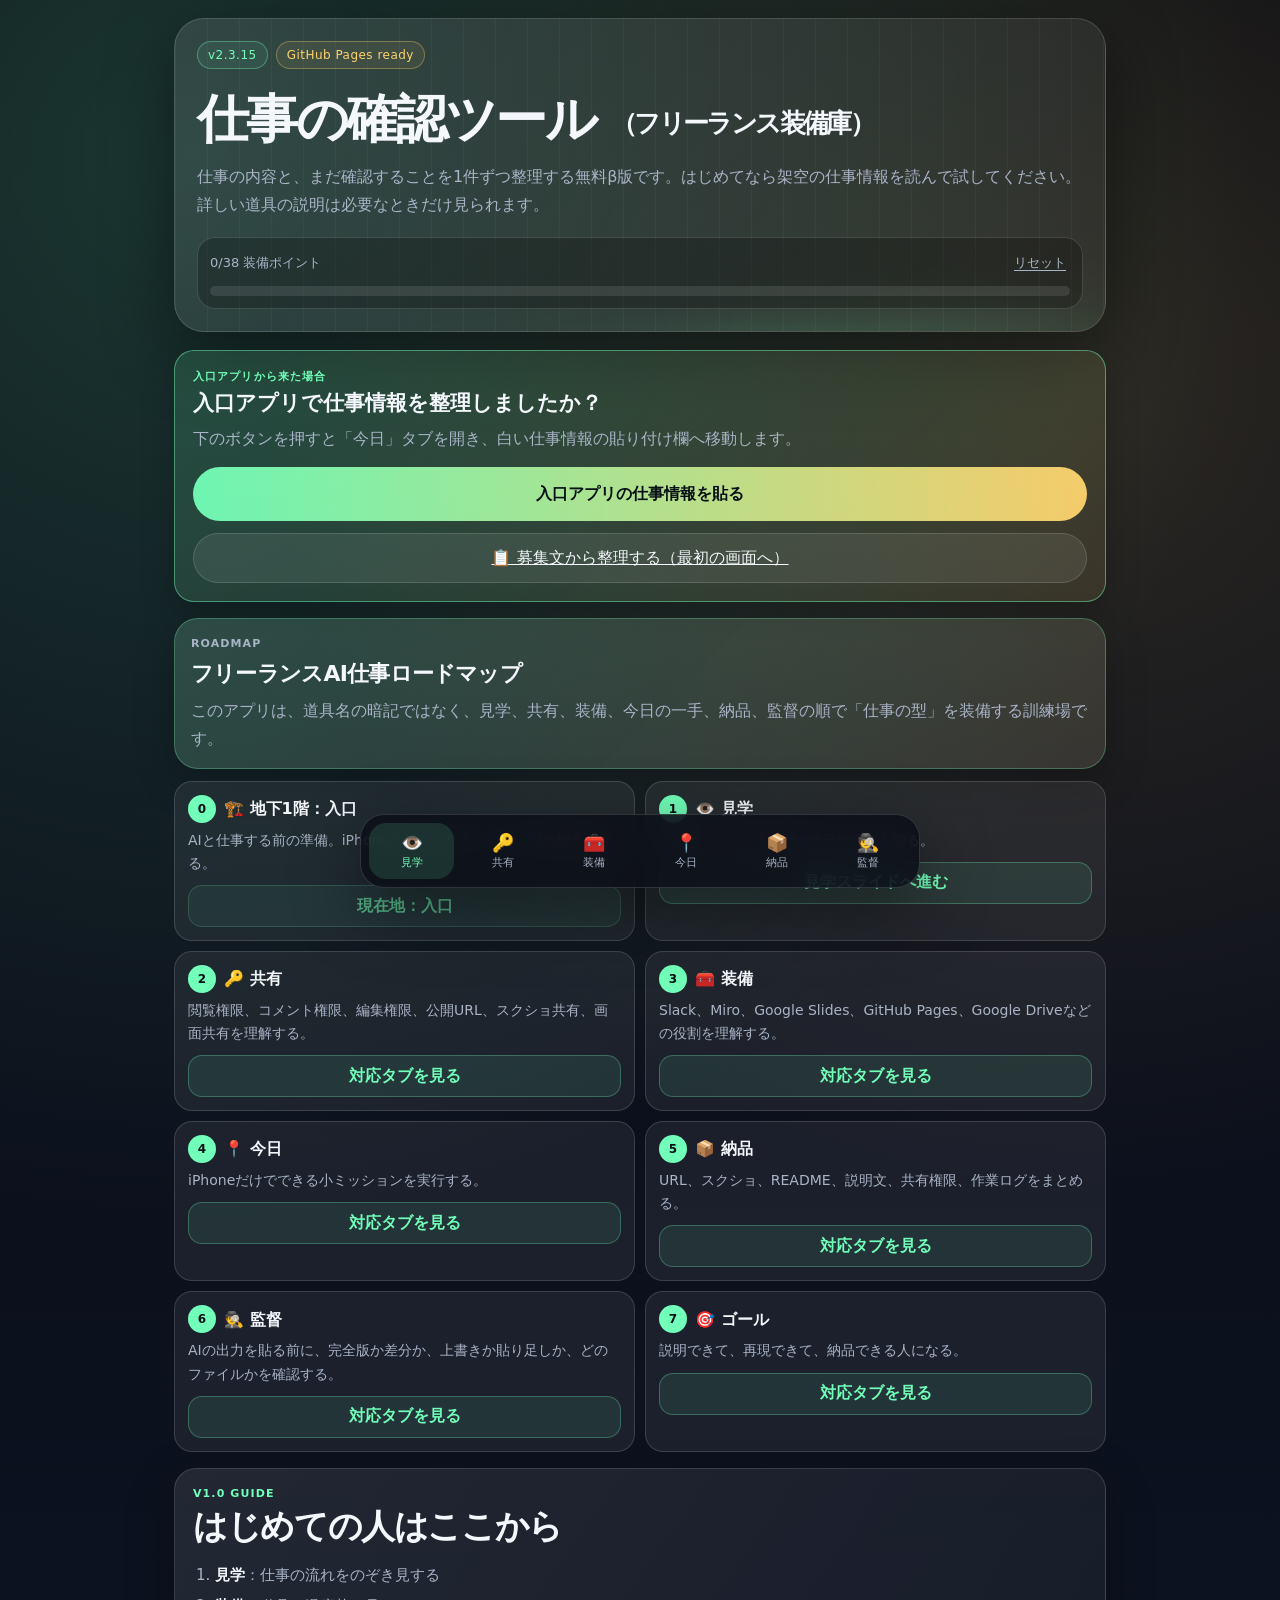
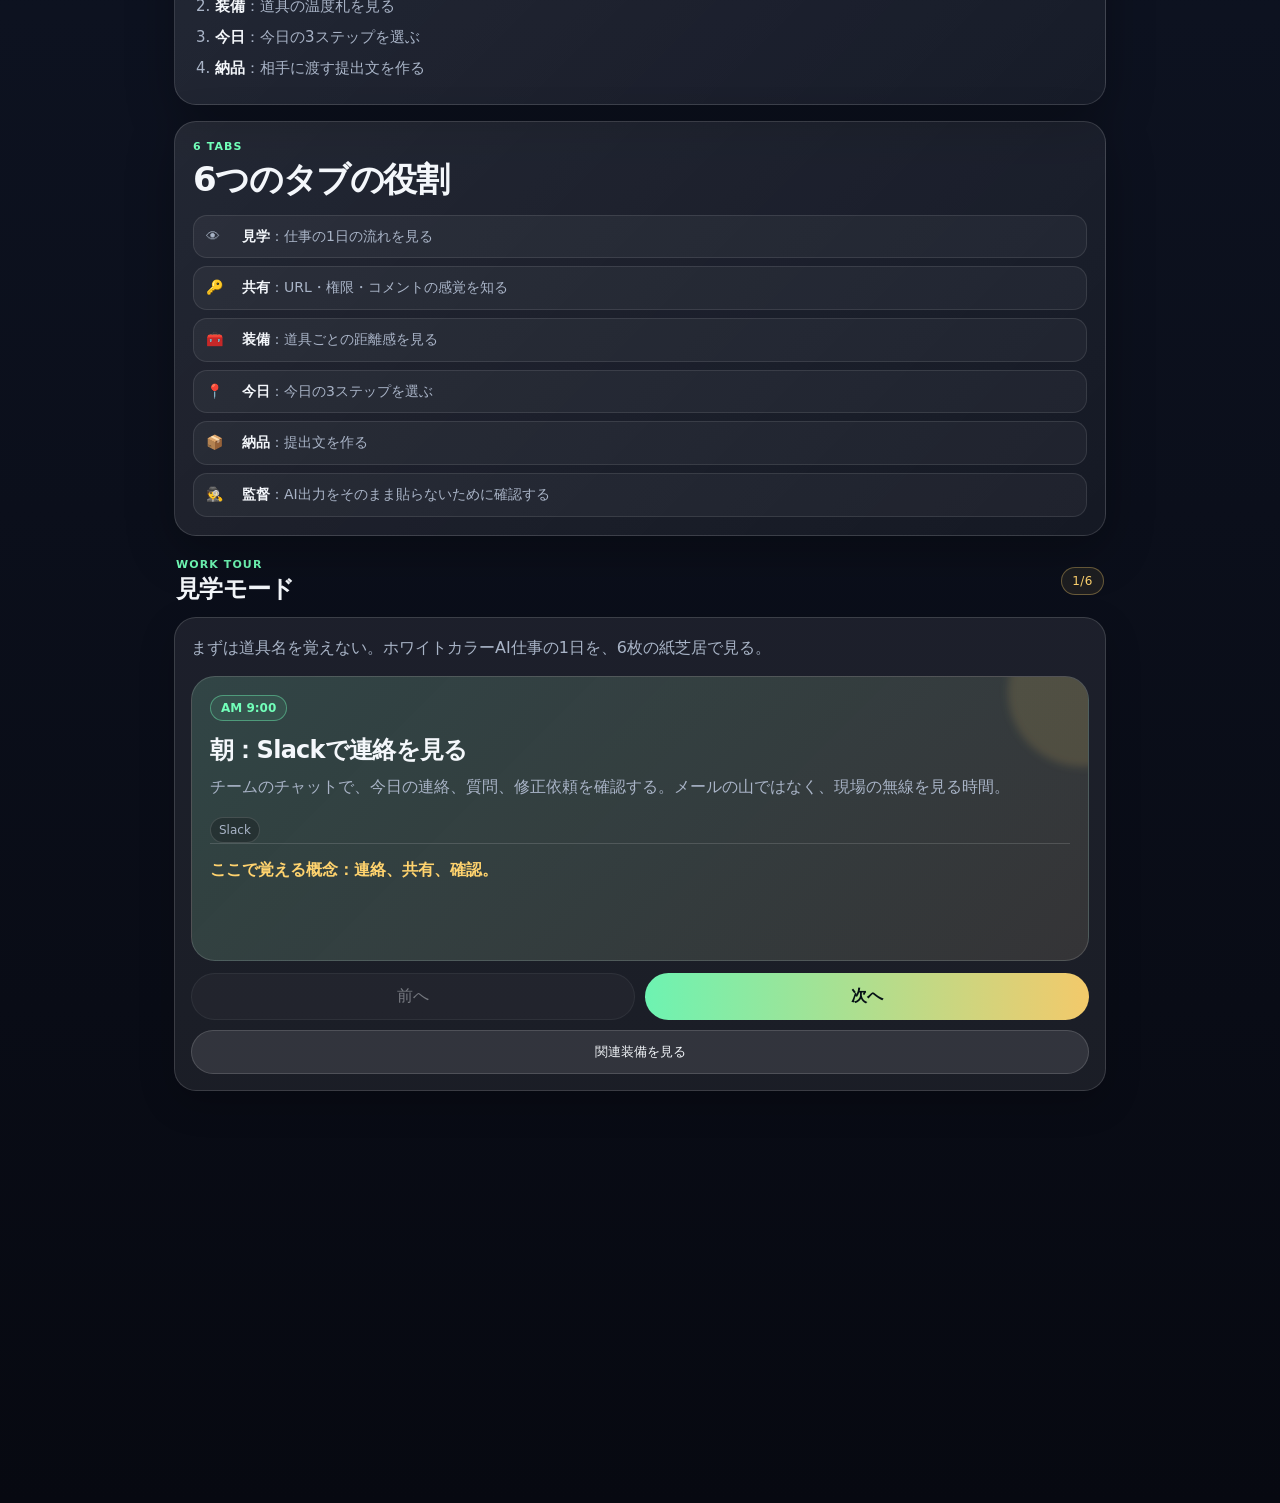
<file: index.html>
<!doctype html>
<html lang="ja">
<head>
  <meta charset="utf-8" />
  <meta name="viewport" content="width=device-width, initial-scale=1, viewport-fit=cover" />
  <title>フリーランス装備庫 v2.3.15</title>
  <link rel="stylesheet" href="style.css?v=2315-focus1101b" />
</head>
<body>
  <div class="app-shell">
    <header class="hero">
      <div class="hero-topline">
        <span class="badge">v2.3.15</span>
        <span class="badge soft">GitHub Pages ready</span>
      </div>
      <h1>仕事の確認ツール <small style="font-size:.5em;vertical-align:middle">（フリーランス装備庫）</small></h1>
      <p>仕事の内容と、まだ確認することを1件ずつ整理する無料β版です。はじめてなら架空の仕事情報を読んで試してください。詳しい道具の説明は必要なときだけ見られます。</p>
      <div class="progress-box" aria-label="進捗">
        <div class="progress-meta">
          <span id="progressText">進捗を読み込み中</span>
          <button id="resetBtn" class="link-button" type="button">リセット</button>
        </div>
        <div class="progress-track"><div id="progressBar" class="progress-bar"></div></div>
      </div>
    </header>

    <main>

      <section id="viewTour" class="view active" aria-labelledby="tourTitle">
        <aside class="intake-landing-guide" aria-labelledby="intakeLandingTitle">
          <p class="eyebrow">入口アプリから来た場合</p>
          <h2 id="intakeLandingTitle">入口アプリで仕事情報を整理しましたか？</h2>
          <p>下のボタンを押すと「今日」タブを開き、白い仕事情報の貼り付け欄へ移動します。</p>
          <button id="goToCardIntakeBtn" class="primary-button intake-landing-button" type="button">入口アプリの仕事情報を貼る</button>
          <a class="ghost-button" href="https://hiderock61.github.io/anken-jirai-map/">📋 募集文から整理する（最初の画面へ）</a>
        </aside>
        <div id="roadmapContainer" class="roadmap-container" aria-label="フリーランスAI仕事ロードマップ"></div>

        <!-- v1.0 初見向け案内 -->
        <div class="intro-card intro-start-card">
          <p class="eyebrow">v1.0 guide</p>
          <h2>はじめての人はここから</h2>
          <ol class="intro-steps-list">
            <li><strong>見学</strong>：仕事の流れをのぞき見する</li>
            <li><strong>装備</strong>：道具の温度札を見る</li>
            <li><strong>今日</strong>：今日の3ステップを選ぶ</li>
            <li><strong>納品</strong>：相手に渡す提出文を作る</li>
          </ol>
        </div>

        <div class="intro-card intro-tabs-card">
          <p class="eyebrow">6 tabs</p>
          <h2>6つのタブの役割</h2>
          <ul class="intro-tabs-list">
            <li><span>👁</span><span class="intro-tab-copy"><strong>見学</strong>：仕事の1日の流れを見る</span></li>
            <li><span>🔑</span><span class="intro-tab-copy"><strong>共有</strong>：URL・権限・コメントの感覚を知る</span></li>
            <li><span>🧰</span><span class="intro-tab-copy"><strong>装備</strong>：道具ごとの距離感を見る</span></li>
            <li><span>📍</span><span class="intro-tab-copy"><strong>今日</strong>：今日の3ステップを選ぶ</span></li>
            <li><span>📦</span><span class="intro-tab-copy"><strong>納品</strong>：提出文を作る</span></li>
            <li><span>🕵️</span><span class="intro-tab-copy"><strong>監督</strong>：AI出力をそのまま貼らないために確認する</span></li>
          </ul>
        </div>

        <div class="section-heading">
          <div>
            <p class="eyebrow">Work tour</p>
            <h2 id="tourTitle">見学モード</h2>
          </div>
          <span id="tourCounter" class="badge soft">1/6</span>
        </div>
        <div id="tourPanel" class="tour-panel">
          <p class="panel-lead">まずは道具名を覚えない。ホワイトカラーAI仕事の1日を、6枚の紙芝居で見る。</p>
          <div id="tourSlide" class="tour-slide" aria-live="polite"></div>
          <div class="tour-actions">
            <button id="tourPrevBtn" class="ghost-button" type="button">前へ</button>
            <button id="tourNextBtn" class="primary-button" type="button">次へ</button>
            <button id="tourGearBtn" class="mini-button" type="button">関連装備を見る</button>
          </div>
        </div>
      </section>

      <section id="viewShare" class="view" aria-labelledby="shareTitle">
        <div class="section-heading">
          <div>
            <p class="eyebrow">Share simulator</p>
            <h2 id="shareTitle">共有タブ</h2>
          </div>
          <span class="badge soft">鍵と権限</span>
        </div>
        <div class="share-intro panel">
          <p class="panel-lead">共有は、ファイルを投げることだけではない。ネット上の部屋へ入る「鍵」を相手に渡すこと。見るだけ、コメント、編集、画面共有、公開URLを押して体感する。</p>
        </div>
        <div id="shareContainer" class="share-grid"></div>
      </section>

      <section id="viewGear" class="view" aria-labelledby="gearTitle">
        <div class="section-heading">
          <div>
            <p class="eyebrow">Gear cards</p>
            <h2 id="gearTitle">装備リスト</h2>
          </div>
          <button id="copyAllBtn" class="mini-button" type="button">今日の装備文をコピー</button>
        </div>
        <div id="filterRow" class="filter-row" aria-label="カテゴリ絞り込み"></div>
        <div id="gearGrid" class="gear-grid"></div>
      </section>



      <section id="viewStory" class="view" aria-labelledby="storyAppName">
        <div class="section-heading story-section-heading">
          <div>
            <p class="eyebrow">Operation story</p>
            <h2 id="storyAppName">操作紙芝居</h2>
          </div>
          <span id="storyCounter" class="badge soft">1/1</span>
        </div>
        <div class="story-frame">
          <div class="story-header">
            <div class="story-app-label" id="storyAppLabel"></div>
            <h3 class="story-step-title" id="storyStepTitle"></h3>
            <p class="story-step-body" id="storyStepBody"></p>
          </div>

          <div class="story-mock" id="storyMock" aria-live="polite"></div>

          <div class="story-footer">
            <div class="story-learn" id="storyLearn"></div>
            <div class="story-finish" id="storyFinish"></div>
            <div class="story-actions">
              <button id="storyPrev" class="ghost-button" type="button">前へ</button>
              <button id="storyNext" class="primary-button" type="button">次へ</button>
              <button id="storyBack" class="mini-button" type="button">装備に戻る</button>
            </div>
          </div>
        </div>
      </section>

      <section id="viewToday" class="view" aria-labelledby="todayTitle">
        <div class="section-heading">
          <div>
            <p class="eyebrow">Today mission</p>
            <h2 id="todayTitle">今日の一手</h2>
          </div>
        </div>

        <a class="ghost-button" href="https://hiderock61.github.io/anken-jirai-map/">← 入口アプリへ戻る</a>

        <!-- v2.3 カード状態による案件カード作業化 -->
        <div id="project-card-import" class="project-card-import">
          <p class="eyebrow">FREE BETA・2026.11 受渡し改善</p>
          <h3 class="pc-import-title">📋 入口アプリの仕事情報を受け取る</h3>
          <p class="pc-lead">入口アプリで整理した仕事情報をここへ貼ると、今の状態と次にやることを普通の言葉で案内します。</p>
          <div class="pc-state-guide" aria-label="カード状態による違い">
            <p><strong>まだ確認が必要な場合</strong><span>→ 依頼主へ確認する内容を表示します。</span></p>
            <p><strong>制作を始められる場合</strong><span>→ 今日やることと制作手順を表示します。</span></p>
          </div>
          <ol class="pc-howto" aria-label="案件カードの受け取り手順">
            <li>入口アプリで「この仕事を装備庫へ持っていく」を押す</li>
            <li>入口から来た場合は仕事情報を自動で受け取ります。直接来た場合は白い欄に貼り付けてください</li>
            <li>入口から来た場合は確認結果が自動表示されます。手動で貼った場合は「貼った仕事情報を確認する」を押します</li>
            <li>確認が必要なら、依頼主へ聞く内容を確認する</li>
            <li>制作を始められるなら、今日やることと制作手順へ進む</li>
          </ol>
          <div class="practice-import" aria-labelledby="gearPracticeTitle">
            <h4 id="gearPracticeTitle">🧪 はじめてなら架空カードで操作を試す</h4>
            <p>「確認中」の架空カードを読み込んで、質問・不足事項が表示されることを体験します。実際の受注・制作・納品ではありません。今貼っているカードがあれば、置換前に確認します。</p>
            <button id="gearDemoCardBtn" class="ghost-button" type="button">架空の「確認中」カードを読んでみる</button>
            <p id="gearDemoStatus" class="pc-note" role="status" aria-live="polite"></p>
          </div>
          <label class="pc-input-label" for="projectCardInput">仕事情報を白い欄へ長押しして貼り付け</label>
          <textarea id="projectCardInput" class="pc-input" placeholder="入口アプリでコピーした仕事情報の全文をここに貼ります。"></textarea>
          <p id="handoffImportStatus" class="pc-note" role="status" aria-live="polite"></p>
          <div class="pc-controls">
            <button id="projectCardLoadBtn" class="primary-button" type="button">貼った仕事情報を確認する</button>
            <button id="projectCardToDeliveryBtn" class="ghost-button" type="button" disabled>次へ進む</button>
          </div>
          <p id="projectCardNextHint" class="pc-next-hint">仕事情報を確認すると、次の案内が表示されます。</p>
          <div id="projectCardPreview" class="pc-preview" aria-live="polite">仕事情報を貼ると、今の状態と次にやることを確認できます。</div>
          <p class="pc-note">※入力内容だけを使った簡易判定です。制作可能と出ても、契約・許可・必要な素材を本人が最終確認してください。依頼主への自動送信はしません。</p>
        </div>


        <section id="confirmationPanel" class="confirmation-panel" hidden aria-live="polite">
          <section id="quickCheckPanel" class="quick-check-panel" aria-labelledby="quickCheckTitle">
            <p class="quick-check-label">📱 iPhoneかんたん表示｜確認中</p>
            <h3 id="quickCheckTitle">今は制作しません。まず確認だけ。</h3>
            <p id="handoffReceiptStatus" class="quick-check-note" role="status" aria-live="polite"></p>
            <p id="quickCheckCount" class="quick-check-count">確認事項を読み込んでいます。</p>
            <div class="quick-check-next">
              <p class="quick-check-caption">最初に確かめること</p>
              <p id="quickCheckFirst">未確定の内容を確認します。</p>
            </div>
            <button id="quickCopyQuestionsBtn" class="primary-button quick-check-primary" type="button">依頼主への質問をコピー</button>
            <p id="quickCopyStatus" class="quick-check-note" role="status" aria-live="polite">質問は送信しません。コピー後、募集サイトなどで本人が送ります。</p>
            <a class="ghost-button quick-check-return" href="https://hiderock61.github.io/anken-jirai-map/">回答が分かったら入口アプリへ戻る</a>
            <button id="quickShowDetailsBtn" class="ghost-button quick-check-details" type="button" aria-expanded="false">残りの確認事項を見たいときだけ開く</button>
            <button id="quickSwitchJobBtn" class="ghost-button quick-check-switch" type="button">別の仕事情報を貼り直す</button>
            <a class="ghost-button quick-check-switch" href="https://form.jotform.com/263037279624058" target="_blank" rel="noopener noreferrer">無料β版の感想を送る（別画面）</a>
          </section>
          <div class="confirmation-state quick-check-extra">
            <p class="eyebrow">仕事情報の確認結果</p>
            <p class="confirmation-complete">仕事の内容を確認しました</p>
            <h3>この仕事はまだ確認が必要です</h3>
            <p>制作を始めるために必要な情報がまだ揃っていないため、今は制作を止めています。</p>
            <p id="confirmationUnknownCount" class="confirmation-unknown-count">まだ確認が必要なことは0件です。</p>
            <button id="showConfirmationDetailsBtn" class="primary-button confirmation-details-button" type="button">不足項目と質問を見る</button>
          </div>
          <section id="confirmationDetails" class="confirmation-simple-section confirmation-details quick-check-extra">
            <h4>確認できた仕事情報</h4>
            <dl class="confirmation-project-summary">
              <div><dt>仕事名</dt><dd id="confirmationProjectName">未確定</dd></div>
              <div><dt>作業内容</dt><dd id="confirmationWork">未確定</dd></div>
              <div><dt>納品物</dt><dd id="confirmationDelivery">未確定</dd></div>
              <div><dt>完成条件</dt><dd id="confirmationCriteria">未確定</dd></div>
            </dl>
          </section>
          <section class="confirmation-simple-section quick-check-extra">
            <h4>今やること</h4>
            <p>依頼主へ聞く内容を確認し、必要ならコピーしてください。<br>回答が来たら入口アプリへ戻り、案件カードを更新します。</p>
            <p class="confirmation-card-next"><strong>カードに書かれた次の行動：</strong><span id="confirmationNextAction">依頼主へ確認する</span></p>
          </section>
          <section class="confirmation-simple-section quick-check-extra">
            <h4>ここまで分かっています</h4>
            <dl id="confirmationKnownFacts" class="confirmation-project-summary confirmation-known-facts"></dl>
          </section>
          <section class="confirmation-simple-section quick-check-extra">
            <h4>まだ確認が必要なこと</h4>
            <div id="confirmationUnknownItems" class="confirmation-unknown-list"></div>
          </section>
          <section class="confirmation-simple-section quick-check-extra">
            <h4>依頼主へ聞く質問</h4>
            <div id="confirmationQuestionItems" class="confirmation-question-list"></div>
            <button id="copyConfirmationQuestionsBtn" class="primary-button confirmation-copy-button" type="button">この質問をまとめてコピー</button>
            <p id="confirmationCopyStatus" class="confirmation-copy-status" role="status" aria-live="polite"></p>
            <p class="confirmation-send-note">コピーした質問を募集サイトなどで依頼主へ自分で送ってください。質問は自動送信されません。</p>
          </section>
          <section class="confirmation-simple-section quick-check-extra confirmation-next">
            <h4>回答が来たら</h4>
            <p>入口アプリへ戻り、回答内容を反映して案件カードを更新します。</p>
            <a class="primary-button confirmation-return-link" href="https://hiderock61.github.io/anken-jirai-map/">回答を反映するため入口アプリへ戻る</a>
          </section>
        </section>

        <div id="projectWorkbench" class="project-workbench" hidden aria-live="polite">
          <div class="workbench-head">
            <div>
              <p class="eyebrow">制作作業台</p>
              <h3 id="workbenchProjectName">未読み込み</h3>
            </div>
          </div>

          <section id="productionAssetGate" class="production-asset-gate" hidden aria-live="polite">
            <p class="production-asset-label">制作を始める前に確認</p>
            <h4 id="productionAssetQuestion">制作素材は手元にありますか？</h4>
            <p id="productionAssetReason" class="production-asset-reason">この仕事は、依頼主から受け取る制作対象が必要です。</p>
            <div id="productionAssetChoices" class="production-asset-choices">
              <button id="productionAssetMissingBtn" class="ghost-button production-asset-choice" type="button">まだ受け取っていない</button>
              <button id="productionAssetReadyBtn" class="primary-button production-asset-choice" type="button">受け取っている</button>
            </div>
            <div id="productionAssetWaiting" class="production-asset-result production-asset-waiting" hidden>
              <h4>今は制作を始めません</h4>
              <p id="productionAssetReceiveGuide">依頼主から制作素材を受け取ってください。</p>
              <p>受け取るまでは制作を始めません。仕事条件は制作可能のままです。</p>
              <p class="production-asset-resume-note">受け取ったら、ここから制作を続けてください。</p>
              <button id="productionAssetResumeBtn" class="primary-button production-asset-choice" type="button">受け取っている</button>
            </div>
            <div id="productionAssetReceived" class="production-asset-result production-asset-received" hidden>
              <h4>受取を確認しました</h4>
              <div id="productionCurrentLocationChooser" class="production-current-location" hidden>
                <p class="production-arrival-label">作業上の現在地を選ぶ</p>
                <h5>素材はどこで届きましたか？<br>または、どこに保存しましたか？</h5>
                <p>正式な共有方法ではなく、今どこから作業を始めるかを選びます。</p>
                <div class="production-location-choices" aria-label="作業を始める現在地">
                  <button class="ghost-button production-location-choice" type="button" data-current-location="mail">メール</button>
                  <button class="ghost-button production-location-choice" type="button" data-current-location="chat">チャット</button>
                  <button class="ghost-button production-location-choice" type="button" data-current-location="drive">Google Drive</button>
                  <button class="ghost-button production-location-choice" type="button" data-current-location="dropbox">Dropbox</button>
                  <button class="ghost-button production-location-choice" type="button" data-current-location="iphone-files">iPhoneの「ファイル」</button>
                  <button class="ghost-button production-location-choice" type="button" data-current-location="github">GitHub</button>
                  <button class="ghost-button production-location-choice" type="button" data-current-location="other">その他</button>
                  <button class="ghost-button production-location-choice production-location-unknown" type="button" data-current-location="unknown">どこにあるか分からない</button>
                </div>
                <div id="productionOtherLocation" class="production-other-location" hidden>
                  <label for="productionOtherLocationInput">どこから作業を始めますか？</label>
                  <input id="productionOtherLocationInput" type="text" maxlength="60" autocomplete="off" placeholder="場所名を入力" />
                  <button id="productionOtherLocationConfirmBtn" class="primary-button" type="button">この場所から進む</button>
                  <p id="productionOtherLocationStatus" class="production-location-status" role="status" aria-live="polite"></p>
                </div>
              </div>
              <div id="productionAssetSearchNavigator" class="production-search-navigator" hidden>
                <p class="production-arrival-label">素材を探しています</p>
                <h5>素材を探します</h5>
                <ol id="productionSearchProgress" class="production-search-progress" aria-label="素材探索の進み具合">
                  <li data-search-step="1">iPhoneの「ファイル」</li>
                  <li data-search-step="2">メール</li>
                  <li data-search-step="3">チャット</li>
                  <li data-search-step="4">依頼主へ確認</li>
                </ol>
                <section id="productionSearchStepPanel" class="production-search-step-panel">
                  <p id="productionSearchStepLabel" class="production-arrival-label">探索STEP 1</p>
                  <h5 id="productionSearchTitle">1｜まずiPhoneの「ファイル」を確認</h5>
                  <p id="productionSearchAction" class="production-search-action">iPhoneの「ファイル」アプリを開いてください。</p>
                  <p id="productionSearchChecks">最近使った項目、ダウンロード、保存先などに素材がないか確認してください。</p>
                  <div id="productionSearchResultChoices" class="production-search-result-choices">
                    <button id="productionSearchFoundBtn" class="primary-button" type="button">見つかった</button>
                    <button id="productionSearchNotFoundBtn" class="ghost-button" type="button">見つからない</button>
                  </div>
                </section>
                <section id="productionSearchFinal" class="production-search-final" hidden>
                  <p class="production-arrival-label">安全停止</p>
                  <h5>素材の場所を依頼主へ確認してください</h5>
                  <p>制作に必要な素材の場所を確認できませんでした。素材の場所が分かるまでは制作を始めません。仕事条件は制作可能のままです。</p>
                  <div class="production-search-question">
                    <p id="productionSearchQuestion">制作素材はどこから確認できますか？<br>ファイルまたは共有リンクの場所を教えてください。</p>
                    <button id="productionSearchCopyBtn" class="ghost-button" type="button">確認文をコピー</button>
                    <p id="productionSearchCopyStatus" class="production-location-status" role="status" aria-live="polite"></p>
                  </div>
                </section>
                <button id="productionSearchReselectBtn" class="ghost-button production-search-reselect" type="button">場所が分かったので選び直す</button>
              </div>
              <div id="productionCurrentLocationSummary" class="production-current-location-summary" hidden>
                <p>現在地：<strong id="productionCurrentLocationName"></strong></p>
                <button id="productionCurrentLocationChangeBtn" class="link-button" type="button">現在地を選び直す</button>
              </div>
              <div id="productionAssetArrivalGuide" class="production-arrival-guide" hidden>
                <section>
                  <p class="production-arrival-label">1｜どこへ行く？</p>
                  <h5 id="productionAssetStartPlace">受け取った場所を開きます。</h5>
                  <p>その場所を開けたら、この操作は完了です。</p>
                </section>
                <section>
                  <p class="production-arrival-label">2｜何を探す？</p>
                  <h5 id="productionAssetSearchTarget">制作素材を探します。</h5>
                  <p>対象を見つけたら、この操作は完了です。</p>
                </section>
                <section>
                  <p class="production-arrival-label">3｜何を開く？</p>
                  <h5 id="productionAssetOpenTarget">見つけた制作素材を開きます。</h5>
                  <p>対象を開けたら、この操作は完了です。次に現在状態を確認します。</p>
                </section>
              </div>
            </div>
          </section>

          <section id="productionStartGuide" class="production-start-guide" hidden>
            <p class="production-start-label">今やること</p>
            <h4 id="productionFirstAction">最初の制作手順を確認します。</h4>
            <p class="production-start-note">まずここから始めます。自分で操作し、開けたら次の確認へ進みます。</p>
            <div class="production-flow">
              <p class="production-flow-title">このあと進める流れ</p>
              <ol id="productionFlowList"></ol>
            </div>
            <p class="production-check-note"><strong>チェックは開始ボタンではありません。</strong><br>その作業が終わったら付ける完了印です。上から順番に進めてください。</p>
          </section>

          <div class="workbench-progress-row">
            <span>完了した項目</span>
            <span id="workbenchProgress" class="badge soft">0/0</span>
          </div>

          <div class="workbench-summary">
            <p><strong>今回の仕事</strong></p>
            <div id="workbenchWorkSummary"></div>
          </div>

          <section class="workbench-section">
            <h4>① 今日やること</h4>
            <div id="confirmationChecklistNote" class="confirmation-note" hidden>
              <p>このチェックは、依頼主から回答をもらった印ではありません。</p>
              <p>未確定事項の一覧を読み、相手へ聞く質問に抜けがないかを整理できたらチェックしてください。</p>
            </div>
            <div id="workbenchToday" class="workbench-checklist"></div>
            <p id="confirmationChecklistAfter" class="confirmation-after-note" hidden>全部整理できたら、下の「相手へ聞く質問」を確認し、依頼主へ自分で送ります。</p>
          </section>

          <section class="workbench-section">
            <h4>② 今回学ぶこと</h4>
            <div id="workbenchLearning" class="workbench-box"></div>
          </section>

          <aside id="confirmationCompareGuide" class="confirmation-compare-guide" hidden>
            <h4>見比べ方</h4>
            <p>未確定事項を1つずつ見て、それに対応する質問が「相手へ聞く質問」に入っているか確認してください。質問がない項目は、依頼主へ聞く質問として追加します。</p>
          </aside>

          <section class="workbench-section">
            <h4>③ 制作手順</h4>
            <div id="workbenchSteps" class="workbench-checklist"></div>
            <p id="confirmationQuestionNote" class="confirmation-note" hidden>この画面から質問は自動送信されません。表示された質問を確認し、必要なら整えて、依頼主へ自分で送ってください。</p>
          </section>

          <section class="workbench-section">
            <h4>④ 検品すること</h4>
            <div id="workbenchInspection" class="workbench-checklist"></div>
          </section>

          <section class="workbench-section">
            <h4>⑤ 完成条件</h4>
            <div id="workbenchDone" class="workbench-box"></div>
          </section>

          <section class="workbench-section">
            <h4>今回使う装備</h4>
            <div id="workbenchGear" class="workbench-tags"></div>
          </section>

          <section id="confirmationExitGuide" class="confirmation-exit-guide" hidden>
            <h4>次の流れ</h4>
            <ol>
              <li>未確定事項を確認する</li>
              <li>相手へ聞く質問を整理する</li>
              <li>依頼主へ質問を自分で送る</li>
              <li>依頼主から回答を受け取る</li>
              <li>入口アプリへ戻る</li>
              <li>回答内容を使って案件カードを更新する</li>
              <li>条件が揃ったら「制作可能」の案件カードを作り直す</li>
              <li>新しい案件カードをコピーして、装備庫へもう一度貼る</li>
            </ol>
            <a class="primary-button confirmation-return-link" href="https://hiderock61.github.io/anken-jirai-map/">回答を反映するため入口アプリへ戻る</a>
            <div class="confirmation-finish">
              <h4>この画面での完了</h4>
              <p>この画面で終えるのは、案件や制作ではありません。依頼主へ送る質問が整理でき、どの回答を受け取ったら案件カードを更新できるか分かったら、この画面での作業は完了です。</p>
            </div>
          </section>

          <div class="workbench-actions">
            <button id="copyWorkbenchPromptBtn" class="primary-button" type="button">AIに渡す作業開始文をコピー</button>
            <button id="goDeliveryAfterWorkBtn" class="ghost-button" type="button">作業後に納品タブへ進む</button>
          </div>
          <p class="pc-note">納品タブでは、実際に完成した内容だけを自分で確認して入力します。</p>
          <a class="ghost-button" href="https://hiderock61.github.io/anken-jirai-map/">← 入口アプリへ戻る</a>
        </div>

        <!-- v0.7 今日の装備ルート -->
        <div class="panel daily-route-panel">
          <p class="eyebrow">v0.7.1 Daily route</p>
          <h3>🧭 今日の装備ルート</h3>
          <p class="panel-lead">今の状態に近いものを1つ選ぶだけ。全部やらなくてOK。今日はこれだけ、の3ステップを出す。</p>
          <div id="dailyRoutes" class="daily-routes-grid" aria-label="今日の装備ルート選択">
            <button class="daily-route-btn route-hold" data-route="hold" type="button"><span>🧊</span><strong>省エネ</strong><small>閉じてもOK</small></button>
            <button class="daily-route-btn route-watch" data-route="watch" type="button"><span>👀</span><strong>見る</strong><small>形だけ見る</small></button>
            <button class="daily-route-btn route-try" data-route="try" type="button"><span>👆</span><strong>さわる</strong><small>1回だけ試す</small></button>
            <button class="daily-route-btn route-core" data-route="core" type="button"><span>🧰</span><strong>本線</strong><small>公開を確認</small></button>
          </div>
          <div id="dailyRouteSteps" class="daily-route-steps" aria-live="polite">
            <div class="daily-route-empty">今の状態に近いボタンを1つ押すと、今日の3ステップが出ます。</div>
          </div>
        </div>

        <div class="panel">
          <p class="panel-lead">今の地上条件を押すと、5分から15分の練習に変換する。</p>
          <div id="conditionButtons" class="condition-grid"></div>
          <div class="result-card">
            <p class="eyebrow">出力</p>
            <h3 id="todayOutputTitle">まだ未選択</h3>
            <p id="todayOutputText">「iPhoneだけ」「ChromePCあり」「しんどい」などを押す。</p>
            <div class="button-row">
              <button id="copyMissionBtn" class="primary-button" type="button">AIに渡す文をコピー</button>
              <button id="completeMissionBtn" class="ghost-button" type="button">今日やった</button>
            </div>
          </div>
        </div>
      </section>

      <section id="viewDelivery" class="view" aria-labelledby="deliveryTitle">
        <div class="section-heading">
          <div>
            <p class="eyebrow">Delivery pack</p>
            <h2 id="deliveryTitle">納品パック</h2>
          </div>
          <button id="copyDeliveryBtn" class="mini-button" type="button">納品文をコピー</button>
        </div>
        <div class="panel">
          <p class="panel-lead">作品を仕事っぽく見せるための最小セット。全部ではなく、まず3つ押せたら勝ち。</p>
          <div id="deliveryChecklist" class="checklist"></div>
        </div>


        <!-- v0.9 納品パック入力版 -->
        <div id="deliveryDraftContainer" class="delivery-draft-card" aria-labelledby="deliveryDraftTitle">
          <p class="eyebrow">v2.0 Delivery Letters</p>
          <h3 id="deliveryDraftTitle">3つのお渡しレターモード</h3>
          <p class="delivery-draft-lead">同じ入力内容から、初回提出・修正提出・途中共有の3種類の提出文を作る。</p>

          <div class="delivery-switch" role="group" aria-label="納品パック入力切り替え">
            <button id="deliveryInputBtn" class="delivery-switch-btn active" type="button">✏️ 入力する</button>
            <button id="deliveryPreviewBtn" class="delivery-switch-btn" type="button">👀 完成文を見る</button>
          </div>

          <div id="deliveryInputView">
            <div class="delivery-input-section">
              <div class="delivery-input-title">公開URL</div>
              <input id="input-url" type="text" value="https://hiderock61.github.io/freelance-/" />
            </div>

            <div class="delivery-input-section">
              <div class="delivery-input-title">一言説明</div>
              <textarea id="input-oneword">iPhoneだけで、AI時代の仕事道具・今日の進め方・納品の型を学べるフリーランス訓練アプリ。</textarea>
            </div>

            <div class="delivery-input-section">
              <div class="delivery-input-title">できること（3つ）</div>
              <input id="input-feature1" type="text" value="Slack、Figma、VS Codeなどの仕事道具を紙芝居で見学できる" />
              <input id="input-feature2" type="text" value="温度札で、今やる装備・眺めるだけの装備・スルーしてよい装備を分けられる" />
              <input id="input-feature3" type="text" value="今日の状態に合わせて、省エネ／見る／さわる／本線の3ステップを選べる" />
            </div>

            <div class="delivery-input-section">
              <div class="delivery-input-title">今回の更新点（3つ）</div>
              <input id="input-update1" type="text" value="v2.0で3つのお渡しレターモードを追加" />
              <input id="input-update2" type="text" value="初回提出・修正提出・途中共有を切り替えられるようにした" />
              <input id="input-update3" type="text" value="入力欄は増やさず、出力文だけを状況別に切り替える設計にした" />
            </div>

            <div class="delivery-input-section">
              <div class="delivery-input-title">見てほしい場所（3つ）</div>
              <input id="input-focus1" type="text" value="トップのはじめての人向け案内" />
              <input id="input-focus2" type="text" value="6つのタブの役割カード" />
              <input id="input-focus3" type="text" value="納品タブのお渡しパック入力版" />
            </div>

            <div class="delivery-input-section">
              <div class="delivery-input-title">次に相談したいこと（3つ）</div>
              <input id="input-next1" type="text" value="初見の人にアプリの目的が伝わるか" />
              <input id="input-next2" type="text" value="最初にどのタブを見ればいいか伝わるか" />
              <input id="input-next3" type="text" value="提出文が相手に確認しやすい文章になっているか" />
            </div>
          </div>

          <div id="deliveryPreviewView" style="display:none;">
            <!-- v2.0：3つのお渡しレターモード -->
            <div class="delivery-mode-buttons" role="group" aria-label="お渡しレターの種類">
              <button class="delivery-mode-btn active" data-mode="initial" type="button">📦 初回提出</button>
              <button class="delivery-mode-btn" data-mode="fix" type="button">🛠 修正提出</button>
              <button class="delivery-mode-btn" data-mode="share" type="button">🚧 途中共有</button>
            </div>
            <pre id="deliveryPreviewText" class="delivery-preview-box"></pre>
            <button id="copyDeliveryDraftText" class="delivery-copy-btn" type="button">提出文をコピーする</button>
            <div id="deliveryDraftCopyStatus" class="delivery-copy-status" role="status" aria-live="polite"></div>
          </div>
        </div>

        <!-- v0.8 納品パック -->
        <div id="deliveryPack" class="delivery-pack-card" aria-labelledby="deliveryPackTitle">
          <p class="eyebrow">v0.8 Delivery Pack</p>
          <h3 id="deliveryPackTitle">成果物カード</h3>
          <p class="delivery-pack-lead">公開URLだけでなく、相手が確認しやすい形で渡すための提出セット。</p>

          <div class="delivery-section">
            <div class="delivery-title">公開URL</div>
            <div id="delivery-url" class="delivery-body"></div>
          </div>

          <div class="delivery-section">
            <div class="delivery-title">スクショ候補（3枚）</div>
            <ul id="delivery-screenshots" class="delivery-list"></ul>
          </div>

          <div class="delivery-section">
            <div class="delivery-title">一言説明</div>
            <div id="delivery-oneword" class="delivery-body"></div>
          </div>

          <div class="delivery-section">
            <div class="delivery-title">できること（3つ）</div>
            <ul id="delivery-features" class="delivery-list"></ul>
          </div>

          <div class="delivery-section">
            <div class="delivery-title">今回の更新点</div>
            <ul id="delivery-updates" class="delivery-list"></ul>
          </div>

          <div class="delivery-section">
            <div class="delivery-title">見てほしい場所</div>
            <ul id="delivery-focus" class="delivery-list"></ul>
          </div>

          <div class="delivery-section">
            <div class="delivery-title">次に相談したいこと</div>
            <ul id="delivery-next" class="delivery-list"></ul>
          </div>

          <button id="copyDeliveryPackBtn" class="delivery-copy-btn" type="button">提出文をコピーする</button>
          <div id="deliveryCopyStatus" class="delivery-copy-status" role="status" aria-live="polite"></div>
        </div>

        <div class="board-template">
          <p class="eyebrow">Miro風 1枚作戦ボード</p>
          <h3>自分のアプリを説明できる形にする6問</h3>
          <ol>
            <li>誰が困っている？</li>
            <li>何に困っている？</li>
            <li>どのボタンを押す？</li>
            <li>AIに何を渡す？</li>
            <li>何が返ってくる？</li>
            <li>完了形は何？</li>
          </ol>
        </div>
      </section>

      <section id="viewPrompt" class="view" aria-labelledby="directorTitle">
        <div id="directorContainer"></div>
      </section>
    </main>

    <nav class="tabbar" aria-label="画面切り替え">
      <button class="tab active" data-view="viewTour" type="button">👁️<span>見学</span></button>
      <button class="tab" data-view="viewShare" type="button">🔑<span>共有</span></button>
      <button class="tab" data-view="viewGear" type="button">🧰<span>装備</span></button>
      <button class="tab" data-view="viewToday" type="button">📍<span>今日</span></button>
      <button class="tab" data-view="viewDelivery" type="button">📦<span>納品</span></button>
      <button class="tab" data-view="viewPrompt" type="button">🕵️<span>監督</span></button>
    </nav>
  </div>

  <dialog id="gearDialog" class="gear-dialog">
    <form method="dialog">
      <button class="dialog-close" aria-label="閉じる">×</button>
    </form>
    <div id="dialogContent"></div>
  </dialog>

  <div id="toast" class="toast" role="status" aria-live="polite">コピーした</div>

  <script src="script.js?v=2315-beta-handoff1101b"></script>
</body>
</html>
</file>
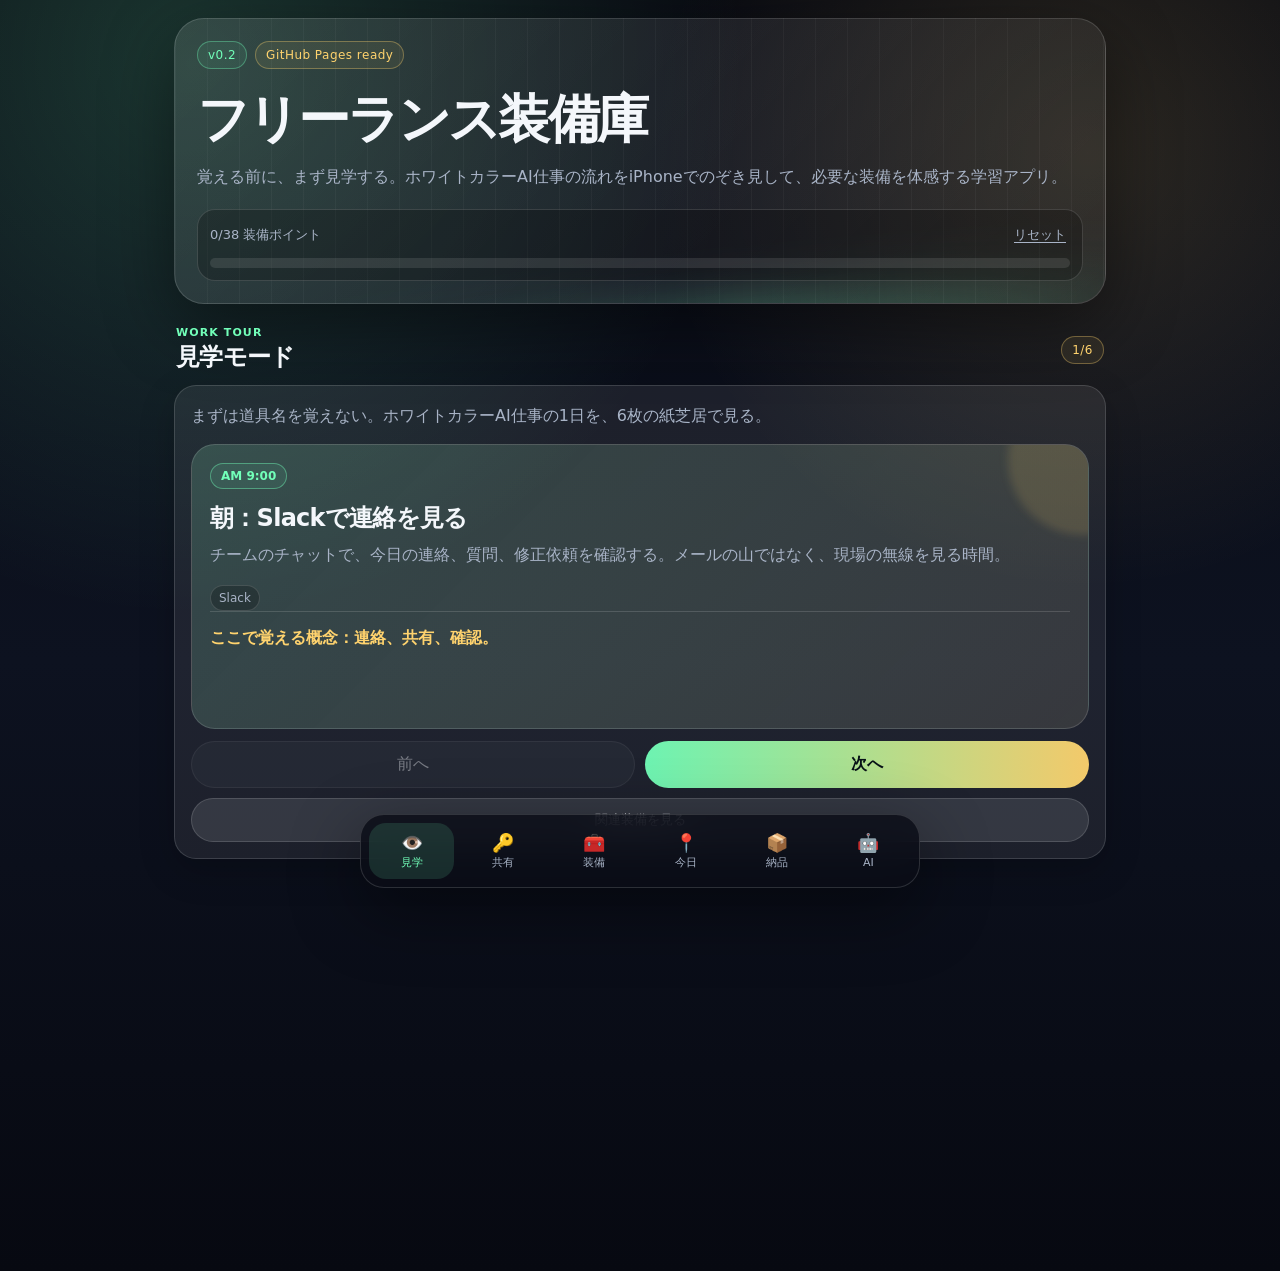
<file: freelance-gear-learning-v0.2-share-standalone.html>
<!doctype html>
<html lang="ja">
<head>
  <meta charset="utf-8" />
  <meta name="viewport" content="width=device-width, initial-scale=1, viewport-fit=cover" />
  <title>フリーランス装備庫 v0.2</title>
  <link rel="stylesheet" href="style.css" />
</head>
<body>
  <div class="app-shell">
    <header class="hero">
      <div class="hero-topline">
        <span class="badge">v0.2</span>
        <span class="badge soft">GitHub Pages ready</span>
      </div>
      <h1>フリーランス装備庫</h1>
      <p>覚える前に、まず見学する。ホワイトカラーAI仕事の流れをiPhoneでのぞき見して、必要な装備を体感する学習アプリ。</p>
      <div class="progress-box" aria-label="進捗">
        <div class="progress-meta">
          <span id="progressText">進捗を読み込み中</span>
          <button id="resetBtn" class="link-button" type="button">リセット</button>
        </div>
        <div class="progress-track"><div id="progressBar" class="progress-bar"></div></div>
      </div>
    </header>

    <main>

      <section id="viewTour" class="view active" aria-labelledby="tourTitle">
        <div class="section-heading">
          <div>
            <p class="eyebrow">Work tour</p>
            <h2 id="tourTitle">見学モード</h2>
          </div>
          <span id="tourCounter" class="badge soft">1/6</span>
        </div>
        <div class="tour-panel">
          <p class="panel-lead">まずは道具名を覚えない。ホワイトカラーAI仕事の1日を、6枚の紙芝居で見る。</p>
          <div id="tourSlide" class="tour-slide" aria-live="polite"></div>
          <div class="tour-actions">
            <button id="tourPrevBtn" class="ghost-button" type="button">前へ</button>
            <button id="tourNextBtn" class="primary-button" type="button">次へ</button>
            <button id="tourGearBtn" class="mini-button" type="button">関連装備を見る</button>
          </div>
        </div>
      </section>

      <section id="viewShare" class="view" aria-labelledby="shareTitle">
        <div class="section-heading">
          <div>
            <p class="eyebrow">Share simulator</p>
            <h2 id="shareTitle">共有タブ</h2>
          </div>
          <span class="badge soft">鍵と権限</span>
        </div>
        <div class="share-intro panel">
          <p class="panel-lead">共有は、ファイルを投げることだけではない。ネット上の部屋へ入る「鍵」を相手に渡すこと。見るだけ、コメント、編集、画面共有、公開URLを押して体感する。</p>
        </div>
        <div id="shareContainer" class="share-grid"></div>
      </section>

      <section id="viewGear" class="view" aria-labelledby="gearTitle">
        <div class="section-heading">
          <div>
            <p class="eyebrow">Gear cards</p>
            <h2 id="gearTitle">装備リスト</h2>
          </div>
          <button id="copyAllBtn" class="mini-button" type="button">今日の装備文をコピー</button>
        </div>
        <div id="filterRow" class="filter-row" aria-label="カテゴリ絞り込み"></div>
        <div id="gearGrid" class="gear-grid"></div>
      </section>

      <section id="viewToday" class="view" aria-labelledby="todayTitle">
        <div class="section-heading">
          <div>
            <p class="eyebrow">Today mission</p>
            <h2 id="todayTitle">今日の一手</h2>
          </div>
        </div>
        <div class="panel">
          <p class="panel-lead">今の地上条件を押すと、5分から15分の練習に変換する。</p>
          <div id="conditionButtons" class="condition-grid"></div>
          <div class="result-card">
            <p class="eyebrow">出力</p>
            <h3 id="todayOutputTitle">まだ未選択</h3>
            <p id="todayOutputText">「iPhoneだけ」「ChromePCあり」「しんどい」などを押す。</p>
            <div class="button-row">
              <button id="copyMissionBtn" class="primary-button" type="button">AIに渡す文をコピー</button>
              <button id="completeMissionBtn" class="ghost-button" type="button">今日やった</button>
            </div>
          </div>
        </div>
      </section>

      <section id="viewDelivery" class="view" aria-labelledby="deliveryTitle">
        <div class="section-heading">
          <div>
            <p class="eyebrow">Delivery pack</p>
            <h2 id="deliveryTitle">納品パック</h2>
          </div>
          <button id="copyDeliveryBtn" class="mini-button" type="button">納品文をコピー</button>
        </div>
        <div class="panel">
          <p class="panel-lead">作品を仕事っぽく見せるための最小セット。全部ではなく、まず3つ押せたら勝ち。</p>
          <div id="deliveryChecklist" class="checklist"></div>
        </div>
        <div class="board-template">
          <p class="eyebrow">Miro風 1枚作戦ボード</p>
          <h3>自分のアプリを説明できる形にする6問</h3>
          <ol>
            <li>誰が困っている？</li>
            <li>何に困っている？</li>
            <li>どのボタンを押す？</li>
            <li>AIに何を渡す？</li>
            <li>何が返ってくる？</li>
            <li>完了形は何？</li>
          </ol>
        </div>
      </section>

      <section id="viewPrompt" class="view" aria-labelledby="promptTitle">
        <div class="section-heading">
          <div>
            <p class="eyebrow">Prompt console</p>
            <h2 id="promptTitle">AIに聞く文</h2>
          </div>
        </div>
        <div class="prompt-stack">
          <article class="prompt-card">
            <h3>明智君へ</h3>
            <p>構造化、現在地、次の一手を出す。</p>
            <button class="copy-prompt mini-button" data-prompt="akechikun" type="button">コピー</button>
          </article>
          <article class="prompt-card">
            <h3>Geminiへ</h3>
            <p>外向き説明、スライド文、初見ユーザー向けに整える。</p>
            <button class="copy-prompt mini-button" data-prompt="gemini" type="button">コピー</button>
          </article>
          <article class="prompt-card">
            <h3>Copilotへ</h3>
            <p>実装相談、ファイル構成、UIフロー、バグ確認に使う。</p>
            <button class="copy-prompt mini-button" data-prompt="copilot" type="button">コピー</button>
          </article>
          <article class="prompt-card">
            <h3>Claudeへ</h3>
            <p>長文仕様の圧縮、コード監査、修正案の整理。</p>
            <button class="copy-prompt mini-button" data-prompt="claude" type="button">コピー</button>
          </article>
        </div>
      </section>
    </main>

    <nav class="tabbar" aria-label="画面切り替え">
      <button class="tab active" data-view="viewTour" type="button">👁️<span>見学</span></button>
      <button class="tab" data-view="viewShare" type="button">🔑<span>共有</span></button>
      <button class="tab" data-view="viewGear" type="button">🧰<span>装備</span></button>
      <button class="tab" data-view="viewToday" type="button">📍<span>今日</span></button>
      <button class="tab" data-view="viewDelivery" type="button">📦<span>納品</span></button>
      <button class="tab" data-view="viewPrompt" type="button">🤖<span>AI</span></button>
    </nav>
  </div>

  <dialog id="gearDialog" class="gear-dialog">
    <form method="dialog">
      <button class="dialog-close" aria-label="閉じる">×</button>
    </form>
    <div id="dialogContent"></div>
  </dialog>

  <div id="toast" class="toast" role="status" aria-live="polite">コピーした</div>

  <script>
const STORE_KEY = "freelanceGearLearning_v01";

const categories = ["全部", "連絡", "図解", "開発", "納品", "書庫", "AI指揮"];

const gears = [
  {
    id: "slack",
    icon: "💬",
    name: "Slack",
    label: "作業現場の無線",
    category: "連絡",
    summary: "チームの会話、連絡、共有、確認を流す場所。メールより現場っぽい。",
    why: "フリーランスは一人でも、相手の現場に入ると連絡経路が必要になる。Slackを知っているだけで、チーム語の入口に立てる。",
    first: "まずは公式アプリを入れる。次に、自分だけの練習用メモとして『#今日の作業』みたいなチャンネルの意味を理解する。",
    usecase: "納品URL、スクショ、質問、修正依頼、進捗を短く投げる。長文作品ではなく現場の無線として使う。",
    mission: "5分だけ公式ページを開き、チャンネル、DM、スレッド、リアクションの4語だけ見る。",
    links: [
      ["Slack iOS公式", "https://slack.com/downloads/ios"],
      ["Slack Mac公式", "https://slack.com/downloads/mac"],
      ["Slack Windows公式", "https://slack.com/downloads/windows"]
    ]
  },
  {
    id: "miro",
    icon: "🧱",
    name: "Miro",
    label: "壁一面の作戦ボード",
    category: "図解",
    summary: "付箋、矢印、図解で頭の中を他人が見える板にする道具。",
    why: "ヒデロック脳内の配線を、相手が見える地上図面に変換する場所。AI時代の共同作戦机。",
    first: "空白ボードを1枚作り、付箋を6枚置く。誰が困る、何に困る、押すボタン、AIに渡すもの、返るもの、完了形。",
    usecase: "AIリモコンや訪看トリセツを1枚の流れにする。相手に『これです』と見せるための作戦図。",
    mission: "今日のアプリ案を6付箋だけにする。きれいに作らない。置けたら勝ち。",
    links: [
      ["Miro公式アプリ", "https://miro.com/apps/"],
      ["Miroデスクトップヘルプ", "https://help.miro.com/hc/en-us/articles/360017572854-Desktop-app"]
    ]
  },
  {
    id: "github",
    icon: "🐙",
    name: "GitHub",
    label: "作品の倉庫と作業日誌",
    category: "開発",
    summary: "コードを置き、変更履歴を残し、GitHub Pagesで公開URLにする場所。",
    why: "作品がURLになると、人に見せられる。コミットは保存ボタンではなく制作日誌。",
    first: "新しいリポジトリを1つ作る。index.html、style.css、script.jsを置く。Pagesをオンにする。",
    usecase: "URL、README、履歴、公開ページを納品パックに入れる。iPhone確認とChromePC編集を分ける。",
    mission: "READMEに『これは何のための道具か』を3行で書く。",
    links: [
      ["GitHub公式", "https://github.com/"],
      ["GitHub Desktop公式", "https://desktop.github.com/download/"],
      ["GitHub iOS公式", "https://apps.apple.com/jp/app/github/id1477376905"]
    ]
  },
  {
    id: "vscode",
    icon: "🧑‍💻",
    name: "VS Code",
    label: "コード作業机",
    category: "開発",
    summary: "HTML/CSS/JSを編集するための作業机。AI、Git、拡張機能も使える。",
    why: "全部を手打ちするためではなく、AIが作ったファイルを確認して直すための机として使う。",
    first: "まず開く対象を1フォルダに絞る。index.htmlを開いてタイトルだけ変更して保存する。",
    usecase: "GitHubに上げる前の微修正、文言変更、CSS調整、ファイル確認。",
    mission: "index.htmlのtitleを変更して、ブラウザで見た目が変わるか確認する。",
    links: [
      ["VS Code公式ダウンロード", "https://code.visualstudio.com/download"]
    ]
  },
  {
    id: "slides",
    icon: "📊",
    name: "Google Slides",
    label: "成果物の紙芝居",
    category: "納品",
    summary: "提案、説明、発表を3枚から作れる紙芝居。仕事語へ翻訳する場所。",
    why: "動くアプリだけでは伝わらない時に、相手の理解用に順番を作れる。",
    first: "3枚だけ作る。1枚目は問題、2枚目は画面、3枚目は渡すもの。",
    usecase: "営業資料、提案、進捗報告、納品説明。Miroより整った見せ方。",
    mission: "自分のアプリを3枚にする。問題、解決、URL。これだけでいい。",
    links: [
      ["Google Slides公式", "https://workspace.google.com/products/slides/"],
      ["Google Slidesを作成", "https://docs.google.com/presentation/create"]
    ]
  },
  {
    id: "canva",
    icon: "🎨",
    name: "Canva",
    label: "見せる紙芝居工房",
    category: "納品",
    summary: "サムネ、LP画像、スライド、説明カードを作る道具。見た目の包装係。",
    why: "初見の人には、構造だけでなく入口の見た目も必要。Geminiの外向き説明と相性がいい。",
    first: "テンプレを1つ選んで、タイトル、スクショ、3行説明だけ入れる。作り込みすぎない。",
    usecase: "noteサムネ、提案スライド、アプリ紹介カード、SNS用画像。",
    mission: "アプリ名、スクショ、1行説明だけ入れた紹介カードを作る。",
    links: [
      ["Canva公式ダウンロード", "https://www.canva.com/download/windows/"],
      ["Canva iOS公式", "https://apps.apple.com/us/app/canva-ai-video-photo-editor/id897446215"]
    ]
  },
  {
    id: "figma",
    icon: "🧩",
    name: "Figma",
    label: "画面設計図",
    category: "図解",
    summary: "UI画面、部品、コメント、プロトタイプを共有するデザイン道具。",
    why: "本格デザイナーにならなくても、画面の構造をチームに見せる時に強い。",
    first: "1画面だけ再現する。ボタン、見出し、説明文。全部ではなく1枚。",
    usecase: "UI案、画面遷移、コメント相談、デザイン共有。",
    mission: "今のアプリのトップ画面を四角と文字だけで再現する。",
    links: [
      ["Figma公式ダウンロード", "https://www.figma.com/downloads/"],
      ["Figma iOS公式", "https://apps.apple.com/us/app/figma/id1152747299"]
    ]
  },
  {
    id: "drive",
    icon: "🗄️",
    name: "Google Drive",
    label: "書庫",
    category: "書庫",
    summary: "資料、スクショ、PDF、スライド、納品物を置くクラウド書庫。",
    why: "部屋で一人で作るほど、ファイルが散らばる。書庫があると納品時に迷子が減る。",
    first: "案件ごとに1フォルダを作る。01_素材、02_スクショ、03_納品、の3つで十分。",
    usecase: "相手に共有リンクを渡す。スクショやPDFをまとめる。AIに見せる材料置き場にする。",
    mission: "『装備庫_練習』フォルダを作り、今日のスクショを1枚入れる。",
    links: [
      ["Google Drive公式", "https://www.google.com/drive/download/"],
      ["Google Drive iOS公式", "https://apps.apple.com/jp/app/google-%E3%83%89%E3%83%A9%E3%82%A4%E3%83%96-%E5%AE%89%E5%85%A8%E3%81%AA%E3%82%AA%E3%83%B3%E3%83%A9%E3%82%A4%E3%83%B3-%E3%82%B9%E3%83%88%E3%83%AC%E3%83%BC%E3%82%B8/id507874739"]
    ]
  },
  {
    id: "ai-team",
    icon: "🤖",
    name: "AI制作班",
    label: "指揮と翻訳",
    category: "AI指揮",
    summary: "ChatGPT、Gemini、Copilot、Claudeを役割で使い分ける。全部に同じ質問をしない。",
    why: "AIに作らせる時代でも、役割分担がないとAIちゃんこ鍋になる。誰に何を頼むかが仕事の芯。",
    first: "明智君で構造、Geminiで外向き説明、Copilotで実装相談、Claudeで監査。この順番を1回だけ回す。",
    usecase: "企画、仕様、コード、レビュー、納品説明の分業。ユーザーはプロトタイプ指揮者。",
    mission: "同じアプリを4AIに投げず、まず明智君に『構造だけ』頼む。",
    links: [
      ["ChatGPT", "https://chatgpt.com/"],
      ["Gemini", "https://gemini.google.com/"],
      ["GitHub Copilot", "https://github.com/features/copilot"],
      ["Claude", "https://claude.ai/"]
    ]
  }
];

const tourSlides = [
  {
    time: "AM 9:00",
    title: "朝：Slackで連絡を見る",
    body: "チームのチャットで、今日の連絡、質問、修正依頼を確認する。メールの山ではなく、現場の無線を見る時間。",
    tools: ["Slack"],
    relatedGearIds: ["slack"],
    note: "ここで覚える概念：連絡、共有、確認。"
  },
  {
    time: "AM 10:30",
    title: "午前：Miroで作戦ボードを見る",
    body: "付箋、矢印、図で、頭の中の流れを見える場所に置く。チームで見る黒板、ひとりでも使える作戦机。",
    tools: ["Miro"],
    relatedGearIds: ["miro"],
    note: "ここで覚える概念：図にする、流れを見せる。"
  },
  {
    time: "PM 1:00",
    title: "昼：仕様や説明文を見る",
    body: "Googleドキュメントのような文書で、何を作るか、誰の何を軽くするか、確認してほしい点を読む。",
    tools: ["Google Docs", "Google Drive"],
    relatedGearIds: ["drive"],
    note: "ここで覚える概念：文書、仕様、共有リンク。"
  },
  {
    time: "PM 3:00",
    title: "午後：スライドで順番に説明する",
    body: "Google SlidesやCanvaで、問題、画面、渡すものを紙芝居にする。相手の脳に順番通り見せる時間。",
    tools: ["Google Slides", "Canva"],
    relatedGearIds: ["slides", "canva"],
    note: "ここで覚える概念：プレゼン、説明、見せ方。"
  },
  {
    time: "PM 5:00",
    title: "夕方：URLで成果物を共有する",
    body: "GitHub Pagesの公開URLやGoogle Driveのリンクを送る。ファイルを投げるより、見える場所への入口を渡す感覚。",
    tools: ["GitHub", "Google Drive"],
    relatedGearIds: ["github", "drive"],
    note: "ここで覚える概念：URL、閲覧、共有。"
  },
  {
    time: "PM 6:00",
    title: "最後：納品パックにまとめる",
    body: "公開URL、スクショ3枚、README 3行、説明文をセットにする。作品を仕事っぽく渡すための最小核。",
    tools: ["GitHub", "Google Drive", "Slack"],
    relatedGearIds: ["github", "drive", "slack"],
    note: "ここで覚える概念：納品、確認、次の修正。"
  }
];


const shareModes = [
  {
    id: "private",
    icon: "🔒",
    title: "自分だけ",
    body: "相手は見られない。リンクを知っていても、権限がなければ部屋の外で止まる。",
    example: "Google DriveやDocsで『制限付き』になっている状態。まず自分だけで作る時の鍵。",
    demoUrl: "https://example.com/freelance-gear/private"
  },
  {
    id: "view",
    icon: "👀",
    title: "閲覧権限",
    body: "相手は見るだけ。中身を勝手に直せない。確認してほしい時のいちばん基本の共有。",
    example: "『これ見ておいてください』の鍵。納品前の確認、資料の共有、スライドの確認に使う。",
    demoUrl: "https://example.com/freelance-gear/view"
  },
  {
    id: "comment",
    icon: "💬",
    title: "コメント権限",
    body: "本文は直せないけど、付箋やコメントを残せる。相手の意見をもらうための鍵。",
    example: "『ここだけ確認してください』『修正点をコメントください』の時に使う。",
    demoUrl: "https://example.com/freelance-gear/comment"
  },
  {
    id: "edit",
    icon: "✏️",
    title: "編集権限",
    body: "相手も中身を直接編集できる。共同作業向けだが、渡す相手は選ぶ。",
    example: "チームで同じGoogleスライドやDocsを直す時の鍵。クライアントに渡す時は慎重に。",
    demoUrl: "https://example.com/freelance-gear/edit"
  },
  {
    id: "screen",
    icon: "📺",
    title: "画面共有",
    body: "ファイルを渡すのではなく、今見ている画面を相手に映す。会議中の実況中継。",
    example: "Zoom、Google Meet、Teamsで『今この画面です』と見せながら説明する。",
    demoUrl: "https://example.com/freelance-gear/screen"
  },
  {
    id: "public",
    icon: "🌐",
    title: "公開URL",
    body: "URLを開けば見られる状態。GitHub PagesのアプリURLはこの感覚に近い。",
    example: "『このURLで動きます』と渡せる。作品が仕事の入口になる瞬間。",
    demoUrl: "https://example.com/freelance-gear/public"
  },
  {
    id: "screenshot",
    icon: "📸",
    title: "スクショ共有",
    body: "画面を画像として送る。速いが、相手はクリックも編集もできない。",
    example: "iPhoneで今の画面を撮って『ここです』と伝える時の最短共有。",
    demoUrl: "https://example.com/freelance-gear/screenshot"
  }
];

let currentTourIndex = 0;


const deliveryItems = [
  { id: "url", title: "公開URL", text: "GitHub Pagesや試作URL。まず相手が開けること。" },
  { id: "screens", title: "スクショ3枚", text: "入口、操作中、結果画面。スマホ確認が強い。" },
  { id: "readme", title: "README 3行", text: "これは何か、誰の何を軽くするか、どう使うか。" },
  { id: "board", title: "1枚作戦ボード", text: "誰が困る、押すボタン、AIに渡すもの、完了形。" },
  { id: "slides", title: "3枚スライド", text: "問題、解決、渡すもの。仕事語への翻訳。" },
  { id: "handoff", title: "納品メモ", text: "URL、使い方、確認してほしい点、次に直す点。" }
];

const conditions = [
  { id: "iphone", label: "📱 iPhoneだけ", title: "iPhoneだけならリンク装備", text: "1つだけ公式リンクを開き、ブックマークかホーム画面に置く。今日は深く覚えない。" },
  { id: "pc", label: "💻 ChromePCあり", title: "PCありならファイル装備", text: "GitHubかVS Codeを開き、index.htmlのタイトルだけ変更する。変更できたら勝ち。" },
  { id: "five", label: "⏱️ 5分だけ", title: "5分なら用語1個", text: "Slackならチャンネル、Miroならボード、GitHubならリポジトリ。1語だけ意味を見る。" },
  { id: "fifteen", label: "🧪 15分できる", title: "15分なら小ミッション", text: "Miro風6問か、スライド3枚の骨だけ作る。完成度は見ない。" },
  { id: "heavy", label: "🛌 しんどい", title: "しんどい日は確認だけ", text: "装備カードを1枚開く。リンクは踏まなくていい。今日の脳に道具の名前を置く。" },
  { id: "deliver", label: "📦 納品に寄せたい", title: "納品なら3点セット", text: "URL、スクショ1枚、1行説明。この3つだけ作る。仕事っぽさの最小核。" }
];

const promptTemplates = {
  akechikun: "このアプリ案を、誰の何を軽くする道具なのか、入力、処理、出力、納品物に分けてください。抽象ではなく、今日押せる一手まで落としてください。",
  gemini: "このアプリ案を、初見ユーザーに伝わる説明文、3枚スライド構成、LPの見出しに整理してください。専門用語を減らし、仕事で見せられる言葉にしてください。",
  copilot: "このWebアプリをGitHub Pagesで動かす前提で、index.html、style.css、script.jsの構成、UIフロー、localStorageの使い方、実装順をレビューしてください。",
  claude: "以下の仕様を、実装者が迷わない短い仕様書に圧縮し、足りない状態、バグりそうな箇所、最小実装の優先順位を出してください。"
};

let state = loadState();
let currentFilter = "全部";
let selectedCondition = null;

function loadState() {
  try {
    const saved = JSON.parse(localStorage.getItem(STORE_KEY));
    return saved || { gear: {}, delivery: {}, missionsDone: 0 };
  } catch {
    return { gear: {}, delivery: {}, missionsDone: 0 };
  }
}

function saveState() {
  localStorage.setItem(STORE_KEY, JSON.stringify(state));
  renderProgress();
}

function gearStatus(id) {
  return state.gear[id] || { installed: false, understood: false, used: false };
}

function setGearStatus(id, key) {
  const status = gearStatus(id);
  status[key] = !status[key];
  state.gear[id] = status;
  saveState();
  renderGear();
}

function doneCount() {
  let total = 0;
  for (const gear of gears) {
    const s = gearStatus(gear.id);
    total += Number(s.installed) + Number(s.understood) + Number(s.used);
  }
  total += Object.values(state.delivery || {}).filter(Boolean).length;
  total += state.missionsDone || 0;
  return total;
}

function maxCount() {
  return gears.length * 3 + deliveryItems.length + 5;
}

function renderProgress() {
  const done = doneCount();
  const max = maxCount();
  const pct = Math.min(100, Math.round((done / max) * 100));
  document.getElementById("progressText").textContent = `${done}/${max} 装備ポイント`;
  document.getElementById("progressBar").style.width = `${pct}%`;
}


function renderTour() {
  const slide = tourSlides[currentTourIndex];
  const box = document.getElementById("tourSlide");
  if (!box) return;
  document.getElementById("tourCounter").textContent = `${currentTourIndex + 1}/${tourSlides.length}`;
  box.innerHTML = `
    <span class="tour-time">${slide.time}</span>
    <h3>${slide.title}</h3>
    <p>${slide.body}</p>
    <div class="tour-tools">
      ${slide.tools.map(tool => `<span class="pill">${tool}</span>`).join("")}
    </div>
    <p class="tour-note">${slide.note}</p>
  `;
  document.getElementById("tourPrevBtn").disabled = currentTourIndex === 0;
  document.getElementById("tourNextBtn").textContent = currentTourIndex === tourSlides.length - 1 ? "最初へ" : "次へ";
}


function renderShare() {
  const container = document.getElementById("shareContainer");
  if (!container) return;
  container.innerHTML = shareModes.map(mode => `
    <article class="share-card">
      <div class="share-card-head">
        <span class="share-icon">${mode.icon}</span>
        <div>
          <p class="eyebrow">Share key</p>
          <h3 class="share-title">${mode.title}</h3>
        </div>
      </div>
      <p class="share-body">${mode.body}</p>
      <p class="share-example">${mode.example}</p>
      <div class="share-actions">
        <button class="share-copy-button" type="button" data-share-copy="${mode.demoUrl}">🔗 ダミーURLをコピー</button>
        <button class="share-copy-button secondary" type="button" data-share-ai="${mode.id}">🤖 AIに聞く文をコピー</button>
      </div>
    </article>
  `).join("");

  container.querySelectorAll("[data-share-copy]").forEach(button => {
    button.addEventListener("click", () => copyText(button.dataset.shareCopy));
  });

  container.querySelectorAll("[data-share-ai]").forEach(button => {
    const mode = shareModes.find(item => item.id === button.dataset.shareAi);
    button.addEventListener("click", () => copyText(`共有の「${mode.title}」について、初心者向けに、何ができるか、何ができないか、仕事ではいつ使うか、iPhoneだけでどう練習するかを短く分けてください。`));
  });
}

function switchView(viewId) {
  document.querySelectorAll(".tab").forEach(t => t.classList.toggle("active", t.dataset.view === viewId));
  document.querySelectorAll(".view").forEach(v => v.classList.toggle("active", v.id === viewId));
  if (viewId === "viewShare") renderShare();
}

function goToTourRelatedGear() {
  const slide = tourSlides[currentTourIndex];
  const firstGearId = slide.relatedGearIds.find(id => gears.some(g => g.id === id));
  switchView("viewGear");
  if (firstGearId) {
    const gear = gears.find(g => g.id === firstGearId);
    showToast(`${gear.name}の装備へ移動`);
  }
}


function renderFilters() {
  const row = document.getElementById("filterRow");
  row.innerHTML = "";
  categories.forEach(category => {
    const button = document.createElement("button");
    button.type = "button";
    button.className = `filter-chip ${category === currentFilter ? "active" : ""}`;
    button.textContent = category;
    button.addEventListener("click", () => {
      currentFilter = category;
      renderFilters();
      renderGear();
    });
    row.appendChild(button);
  });
}

function renderGear() {
  const grid = document.getElementById("gearGrid");
  grid.innerHTML = "";
  const list = currentFilter === "全部" ? gears : gears.filter(g => g.category === currentFilter);
  list.forEach(gear => {
    const s = gearStatus(gear.id);
    const card = document.createElement("article");
    card.className = "gear-card";
    card.innerHTML = `
      <div class="gear-head">
        <span class="gear-icon">${gear.icon}</span>
        <span class="pill">${gear.category}</span>
      </div>
      <h3>${gear.name}</h3>
      <p>${gear.label}。${gear.summary}</p>
      <div class="gear-meta">
        <span class="pill ${s.installed ? "done" : ""}">入れた</span>
        <span class="pill ${s.understood ? "done" : ""}">何に使うかわかった</span>
        <span class="pill ${s.used ? "done" : ""}">1回使った</span>
      </div>
      <div class="card-actions">
        <button type="button" data-open="${gear.id}">説明を見る</button>
        <button type="button" data-toggle="${gear.id}" data-key="understood" class="${s.understood ? "done" : ""}">${s.understood ? "理解済み" : "わかった"}</button>
      </div>
    `;
    card.querySelector("[data-open]").addEventListener("click", () => openGearDialog(gear.id));
    card.querySelector("[data-toggle]").addEventListener("click", event => {
      setGearStatus(event.currentTarget.dataset.toggle, event.currentTarget.dataset.key);
    });
    grid.appendChild(card);
  });
}

function openGearDialog(id) {
  const gear = gears.find(g => g.id === id);
  const s = gearStatus(id);
  const dialog = document.getElementById("gearDialog");
  const content = document.getElementById("dialogContent");
  content.innerHTML = `
    <div class="dialog-inner">
      <div class="dialog-title">
        <span class="gear-icon">${gear.icon}</span>
        <div>
          <p class="eyebrow">${gear.category}</p>
          <h2>${gear.name}</h2>
          <p>${gear.label}</p>
        </div>
      </div>
      <div class="button-row">
        <button class="ghost-button" type="button" data-status="installed">${s.installed ? "入れた済み" : "入れた"}</button>
        <button class="ghost-button" type="button" data-status="understood">${s.understood ? "理解済み" : "何に使うかわかった"}</button>
        <button class="ghost-button" type="button" data-status="used">${s.used ? "使用済み" : "1回使った"}</button>
      </div>
      <section class="dialog-section">
        <h3>これは何？</h3>
        <p>${gear.summary}</p>
      </section>
      <section class="dialog-section">
        <h3>なぜ必要？</h3>
        <p>${gear.why}</p>
      </section>
      <section class="dialog-section">
        <h3>最初の一手</h3>
        <p>${gear.first}</p>
      </section>
      <section class="dialog-section">
        <h3>使用例</h3>
        <p>${gear.usecase}</p>
      </section>
      <section class="dialog-section">
        <h3>今日の小ミッション</h3>
        <p>${gear.mission}</p>
      </section>
      <section class="dialog-section">
        <h3>公式リンク</h3>
        <div class="dialog-links">
          ${gear.links.map(link => `<a href="${link[1]}" target="_blank" rel="noopener noreferrer">${link[0]} ↗</a>`).join("")}
        </div>
      </section>
      <section class="dialog-section">
        <h3>AIに聞く文</h3>
        <p>私は${gear.name}をフリーランス装備として覚えたいです。目的、最初に押す場所、1回目の練習、納品での使い方を短く分けてください。</p>
        <button class="primary-button" type="button" data-copy-gear="${gear.id}">この文をコピー</button>
      </section>
    </div>
  `;
  content.querySelectorAll("[data-status]").forEach(button => {
    button.addEventListener("click", event => {
      setGearStatus(id, event.currentTarget.dataset.status);
      openGearDialog(id);
    });
  });
  content.querySelector("[data-copy-gear]").addEventListener("click", () => {
    copyText(`私は${gear.name}をフリーランス装備として覚えたいです。目的、最初に押す場所、1回目の練習、納品での使い方を短く分けてください。`);
  });
  dialog.showModal();
}

function renderConditions() {
  const box = document.getElementById("conditionButtons");
  box.innerHTML = "";
  conditions.forEach(condition => {
    const button = document.createElement("button");
    button.type = "button";
    button.className = selectedCondition === condition.id ? "active" : "";
    button.textContent = condition.label;
    button.addEventListener("click", () => {
      selectedCondition = condition.id;
      document.getElementById("todayOutputTitle").textContent = condition.title;
      document.getElementById("todayOutputText").textContent = condition.text;
      renderConditions();
    });
    box.appendChild(button);
  });
}

function renderDelivery() {
  const box = document.getElementById("deliveryChecklist");
  box.innerHTML = "";
  deliveryItems.forEach(item => {
    const done = Boolean(state.delivery?.[item.id]);
    const row = document.createElement("article");
    row.className = `check-item ${done ? "done" : ""}`;
    row.innerHTML = `
      <div class="check-dot">✓</div>
      <div><h3>${item.title}</h3><p>${item.text}</p></div>
    `;
    row.addEventListener("click", () => {
      state.delivery = state.delivery || {};
      state.delivery[item.id] = !state.delivery[item.id];
      saveState();
      renderDelivery();
    });
    box.appendChild(row);
  });
}

function currentMissionText() {
  const condition = conditions.find(c => c.id === selectedCondition);
  if (!condition) return "今日の地上条件をまだ選んでいません。まず iPhoneだけ、ChromePCあり、5分だけ、しんどい、などを1つ選びます。";
  return `今日の地上条件は「${condition.label}」。次の一手は「${condition.title}」。内容：${condition.text} この条件で、今から5分でできる手順を1、2、3で出してください。`;
}

function copyDeliveryText() {
  const text = `納品パック\n1. 公開URL\n2. スクショ3枚：入口、操作中、結果\n3. README 3行：これは何か、誰の何を軽くするか、どう使うか\n4. Miro風1枚作戦ボード：誰が困る、何に困る、押すボタン、AIに渡すもの、返るもの、完了形\n5. 3枚スライド：問題、解決、渡すもの\n6. 納品メモ：確認してほしい点、次に直す点`;
  copyText(text);
}

function copyAllGearText() {
  const next = gears.find(g => {
    const s = gearStatus(g.id);
    return !s.understood || !s.used;
  }) || gears[0];
  copyText(`今日の装備：${next.name}\n目的：${next.label}\n最初の一手：${next.first}\n小ミッション：${next.mission}`);
}

async function copyText(text) {
  try {
    await navigator.clipboard.writeText(text);
    showToast("コピーした");
  } catch {
    const area = document.createElement("textarea");
    area.value = text;
    document.body.appendChild(area);
    area.select();
    document.execCommand("copy");
    area.remove();
    showToast("コピーした");
  }
}

function showToast(message) {
  const toast = document.getElementById("toast");
  toast.textContent = message;
  toast.classList.add("show");
  window.setTimeout(() => toast.classList.remove("show"), 1300);
}

function bindTabs() {
  document.querySelectorAll(".tab").forEach(tab => {
    tab.addEventListener("click", () => switchView(tab.dataset.view));
  });
}

function bindButtons() {
  document.getElementById("tourPrevBtn").addEventListener("click", () => {
    currentTourIndex = Math.max(0, currentTourIndex - 1);
    renderTour();
  });
  document.getElementById("tourNextBtn").addEventListener("click", () => {
    currentTourIndex = currentTourIndex >= tourSlides.length - 1 ? 0 : currentTourIndex + 1;
    renderTour();
  });
  document.getElementById("tourGearBtn").addEventListener("click", goToTourRelatedGear);

  document.getElementById("resetBtn").addEventListener("click", () => {
    state = { gear: {}, delivery: {}, missionsDone: 0 };
    saveState();
    renderGear();
    renderDelivery();
    showToast("リセットした");
  });
  document.getElementById("copyAllBtn").addEventListener("click", copyAllGearText);
  document.getElementById("copyMissionBtn").addEventListener("click", () => copyText(currentMissionText()));
  document.getElementById("completeMissionBtn").addEventListener("click", () => {
    state.missionsDone = Math.min(5, (state.missionsDone || 0) + 1);
    saveState();
    showToast("今日やった。勝ち");
  });
  document.getElementById("copyDeliveryBtn").addEventListener("click", copyDeliveryText);
  document.querySelectorAll(".copy-prompt").forEach(button => {
    button.addEventListener("click", () => copyText(promptTemplates[button.dataset.prompt]));
  });
}

function init() {
  renderProgress();
  renderTour();
  renderShare();
  renderFilters();
  renderGear();
  renderConditions();
  renderDelivery();
  bindTabs();
  bindButtons();
}

init();

</script>
</body>
</html>
</file>
<file: style.css>
:root {
  --bg: #090b12;
  --bg2: #101522;
  --panel: rgba(255, 255, 255, 0.075);
  --panel2: rgba(255, 255, 255, 0.105);
  --text: #f4f7fb;
  --muted: #a9b4c7;
  --line: rgba(255, 255, 255, 0.14);
  --accent: #72ffb9;
  --accent2: #ffd36e;
  --danger: #ff7b8e;
  --shadow: 0 22px 70px rgba(0, 0, 0, 0.45);
  --radius: 22px;
  --safe-bottom: env(safe-area-inset-bottom, 0px);
}

* { box-sizing: border-box; }
html { min-height: 100%; background: var(--bg); }
body {
  margin: 0;
  min-height: 100%;
  color: var(--text);
  font-family: system-ui, -apple-system, BlinkMacSystemFont, "Segoe UI", sans-serif;
  background:
    radial-gradient(circle at 15% 5%, rgba(114, 255, 185, 0.18), transparent 34%),
    radial-gradient(circle at 85% 12%, rgba(255, 211, 110, 0.14), transparent 28%),
    linear-gradient(180deg, #080a12 0%, #0d1220 52%, #070911 100%);
}

button, a { -webkit-tap-highlight-color: transparent; }
button { font: inherit; }
a { color: inherit; }

.app-shell {
  width: min(960px, 100%);
  margin: 0 auto;
  padding: 18px 14px calc(86px + var(--safe-bottom));
}

.hero {
  position: relative;
  overflow: hidden;
  border: 1px solid var(--line);
  border-radius: 30px;
  padding: 22px;
  background:
    linear-gradient(135deg, rgba(255,255,255,0.11), rgba(255,255,255,0.045)),
    repeating-linear-gradient(90deg, rgba(255,255,255,0.035) 0 1px, transparent 1px 32px);
  box-shadow: var(--shadow);
}
.hero:after {
  content: "";
  position: absolute;
  inset: auto -10% -45% 8%;
  height: 120px;
  background: linear-gradient(90deg, transparent, rgba(114,255,185,0.38), transparent);
  transform: rotate(-6deg);
  filter: blur(28px);
}
.hero-topline { display: flex; gap: 8px; flex-wrap: wrap; position: relative; z-index: 1; }
.badge {
  display: inline-flex;
  align-items: center;
  min-height: 28px;
  padding: 4px 10px;
  border: 1px solid rgba(114, 255, 185, 0.36);
  border-radius: 999px;
  color: var(--accent);
  background: rgba(114, 255, 185, 0.075);
  font-size: 12px;
  letter-spacing: 0.04em;
}
.badge.soft { color: var(--accent2); border-color: rgba(255, 211, 110, 0.34); background: rgba(255, 211, 110, 0.08); }
.hero h1 { margin: 16px 0 8px; font-size: clamp(28px, 8vw, 52px); letter-spacing: -0.05em; position: relative; z-index: 1; }
.hero p { margin: 0; color: var(--muted); line-height: 1.75; position: relative; z-index: 1; }

.progress-box {
  margin-top: 18px;
  padding: 12px;
  border: 1px solid var(--line);
  border-radius: 18px;
  background: rgba(0, 0, 0, 0.24);
  position: relative;
  z-index: 1;
}
.progress-meta { display: flex; justify-content: space-between; align-items: center; gap: 12px; color: var(--muted); font-size: 13px; }
.progress-track { height: 10px; margin-top: 10px; border-radius: 999px; background: rgba(255,255,255,0.1); overflow: hidden; }
.progress-bar { width: 0; height: 100%; border-radius: inherit; background: linear-gradient(90deg, var(--accent), var(--accent2)); transition: width 260ms ease; }

main { margin-top: 18px; }
.view { display: none; }
.view.active { display: block; animation: rise 210ms ease both; }
@keyframes rise { from { opacity: 0; transform: translateY(7px); } to { opacity: 1; transform: translateY(0); } }

/* v2.3.5 入口アプリからの着地点ヤスリ */
.intake-landing-guide {
  margin-bottom: 16px;
  padding: 18px;
  border: 1px solid rgba(114, 255, 185, .46);
  border-radius: 20px;
  background: linear-gradient(135deg, rgba(114, 255, 185, .15), rgba(255, 211, 110, .1));
  box-shadow: 0 12px 34px rgba(0, 0, 0, .22);
}
.intake-landing-guide h2 { margin: 5px 0 8px; font-size: 21px; line-height: 1.4; }
.intake-landing-guide > p:not(.eyebrow) { margin: 0; color: var(--muted); line-height: 1.65; }
.intake-landing-button { width: 100%; min-height: 54px; margin-top: 14px; white-space: normal; line-height: 1.35; }

.section-heading { display: flex; align-items: center; justify-content: space-between; gap: 12px; margin: 22px 2px 12px; }
.section-heading h2 { margin: 2px 0 0; font-size: 24px; letter-spacing: -0.03em; }
.eyebrow { margin: 0; color: var(--accent); text-transform: uppercase; letter-spacing: 0.1em; font-size: 11px; font-weight: 800; }

.link-button, .mini-button, .primary-button, .ghost-button {
  border: 0;
  border-radius: 999px;
  cursor: pointer;
  color: var(--text);
}
.link-button { color: var(--muted); background: transparent; text-decoration: underline; text-underline-offset: 3px; padding: 4px; }
.mini-button { padding: 9px 12px; background: var(--panel2); border: 1px solid var(--line); font-size: 13px; }
.primary-button { padding: 12px 16px; background: linear-gradient(90deg, rgba(114,255,185,0.95), rgba(255,211,110,0.95)); color: #061016; font-weight: 800; }
.ghost-button { padding: 12px 16px; background: rgba(255,255,255,0.08); border: 1px solid var(--line); }

.filter-row { display: flex; gap: 8px; overflow-x: auto; padding: 2px 0 12px; scrollbar-width: none; }
.filter-row::-webkit-scrollbar { display: none; }
.filter-chip {
  flex: 0 0 auto;
  border: 1px solid var(--line);
  background: rgba(255,255,255,0.07);
  color: var(--text);
  border-radius: 999px;
  padding: 9px 12px;
  cursor: pointer;
}
.filter-chip.active { border-color: rgba(114,255,185,0.7); background: rgba(114,255,185,0.13); color: var(--accent); }

.gear-grid { display: grid; grid-template-columns: 1fr; gap: 12px; }
.gear-card {
  position: relative;
  overflow: hidden;
  min-height: 170px;
  border: 1px solid var(--line);
  border-radius: var(--radius);
  padding: 16px;
  background: linear-gradient(135deg, rgba(255,255,255,0.11), rgba(255,255,255,0.045));
  box-shadow: 0 12px 38px rgba(0,0,0,0.24);
}
.gear-card:before {
  content: "";
  position: absolute;
  width: 130px;
  height: 130px;
  border-radius: 999px;
  right: -48px;
  top: -45px;
  background: rgba(114,255,185,0.12);
  filter: blur(4px);
}
.gear-head { display: flex; justify-content: space-between; gap: 12px; position: relative; z-index: 1; }
.gear-icon { font-size: 30px; }
.gear-card h3 { margin: 8px 0 5px; font-size: 22px; letter-spacing: -0.02em; position: relative; z-index: 1; }
.gear-card p { margin: 0; color: var(--muted); line-height: 1.65; position: relative; z-index: 1; }
.gear-meta { display: flex; gap: 8px; flex-wrap: wrap; margin-top: 14px; position: relative; z-index: 1; }
.pill { display: inline-flex; align-items: center; border: 1px solid var(--line); border-radius: 999px; padding: 5px 8px; color: var(--muted); font-size: 12px; background: rgba(0,0,0,0.22); }
.pill.done { color: var(--accent); border-color: rgba(114,255,185,0.45); }
.card-actions { display: grid; grid-template-columns: 1fr 1fr; gap: 8px; margin-top: 14px; position: relative; z-index: 1; }
.card-actions button { border-radius: 14px; padding: 11px 8px; border: 1px solid var(--line); background: rgba(255,255,255,0.08); color: var(--text); cursor: pointer; }
.card-actions button.done { background: rgba(114,255,185,0.13); color: var(--accent); border-color: rgba(114,255,185,0.45); }

.panel, .board-template, .prompt-card, .result-card {
  border: 1px solid var(--line);
  border-radius: var(--radius);
  background: var(--panel);
  padding: 16px;
  box-shadow: 0 12px 36px rgba(0,0,0,0.2);
}
.panel-lead { margin: 0 0 14px; color: var(--muted); line-height: 1.75; }
.condition-grid { display: grid; grid-template-columns: repeat(2, 1fr); gap: 10px; }
.condition-grid button {
  min-height: 76px;
  padding: 12px;
  border: 1px solid var(--line);
  border-radius: 18px;
  background: rgba(255,255,255,0.08);
  color: var(--text);
  text-align: left;
  cursor: pointer;
}
.condition-grid button.active { border-color: rgba(114,255,185,0.72); background: rgba(114,255,185,0.12); }
.result-card { margin-top: 14px; }
.result-card h3 { margin: 6px 0 8px; }
.result-card p { color: var(--muted); line-height: 1.7; }
.button-row { display: flex; flex-wrap: wrap; gap: 10px; margin-top: 12px; }

.checklist { display: grid; gap: 10px; }
.check-item {
  display: grid;
  grid-template-columns: 34px 1fr;
  gap: 10px;
  align-items: start;
  border: 1px solid var(--line);
  border-radius: 16px;
  padding: 12px;
  background: rgba(255,255,255,0.06);
  cursor: pointer;
}
.check-dot {
  display: grid;
  place-items: center;
  width: 30px;
  height: 30px;
  border-radius: 999px;
  border: 1px solid var(--line);
  color: transparent;
}
.check-item.done .check-dot { color: #061016; background: var(--accent); border-color: var(--accent); }
.check-item h3 { margin: 1px 0 4px; font-size: 16px; }
.check-item p { margin: 0; color: var(--muted); line-height: 1.55; font-size: 14px; }
.board-template { margin-top: 14px; }
.board-template h3 { margin: 6px 0 10px; }
.board-template ol { margin: 0; padding-left: 22px; color: var(--muted); line-height: 1.8; }

.prompt-stack { display: grid; gap: 12px; }
.prompt-card h3 { margin: 0 0 6px; }
.prompt-card p { margin: 0 0 12px; color: var(--muted); line-height: 1.65; }

.tabbar {
  position: fixed;
  left: 50%;
  bottom: calc(12px + var(--safe-bottom));
  transform: translateX(-50%);
  width: min(560px, calc(100% - 24px));
  display: grid;
  grid-template-columns: repeat(6, 1fr);
  gap: 6px;
  padding: 8px;
  border: 1px solid var(--line);
  border-radius: 24px;
  background: rgba(10, 13, 23, 0.82);
  backdrop-filter: blur(18px);
  box-shadow: var(--shadow);
  z-index: 10;
}
.tab {
  border: 0;
  border-radius: 17px;
  padding: 9px 4px;
  background: transparent;
  color: var(--muted);
  cursor: pointer;
  display: grid;
  gap: 2px;
  justify-items: center;
  font-size: 18px;
}
.tab span { font-size: 11px; }
.tab.active { background: rgba(114,255,185,0.13); color: var(--accent); }

.gear-dialog {
  width: min(720px, calc(100% - 22px));
  max-height: min(82vh, 760px);
  border: 1px solid var(--line);
  border-radius: 26px;
  color: var(--text);
  background: #0d1320;
  box-shadow: var(--shadow);
  padding: 0;
  overflow: hidden;
}
.gear-dialog::backdrop { background: rgba(0,0,0,0.62); backdrop-filter: blur(4px); }
.dialog-close {
  position: absolute;
  top: 10px;
  right: 10px;
  z-index: 2;
  width: 40px;
  height: 40px;
  border: 1px solid var(--line);
  border-radius: 999px;
  background: rgba(255,255,255,0.08);
  color: var(--text);
  cursor: pointer;
}
.dialog-inner { padding: 22px; max-height: 82vh; overflow: auto; }
.dialog-title { display: flex; align-items: center; gap: 12px; margin-bottom: 10px; }
.dialog-title .gear-icon { font-size: 38px; }
.dialog-title h2 { margin: 0; font-size: 26px; }
.dialog-section { border-top: 1px solid var(--line); padding-top: 14px; margin-top: 14px; }
.dialog-section h3 { margin: 0 0 8px; font-size: 16px; color: var(--accent2); }
.dialog-section p, .dialog-section li { color: var(--muted); line-height: 1.72; }
.dialog-section ul { margin: 0; padding-left: 20px; }
.dialog-links { display: grid; grid-template-columns: 1fr; gap: 9px; margin-top: 10px; }
.dialog-links a { display: block; padding: 12px; border: 1px solid var(--line); border-radius: 14px; background: rgba(255,255,255,0.07); text-decoration: none; }

.toast {
  position: fixed;
  left: 50%;
  bottom: calc(95px + var(--safe-bottom));
  transform: translate(-50%, 16px);
  opacity: 0;
  pointer-events: none;
  background: rgba(255,255,255,0.92);
  color: #071018;
  border-radius: 999px;
  padding: 10px 14px;
  font-weight: 800;
  box-shadow: var(--shadow);
  transition: 180ms ease;
  z-index: 30;
}
.toast.show { opacity: 1; transform: translate(-50%, 0); }

@media (min-width: 680px) {
  .gear-grid { grid-template-columns: repeat(2, 1fr); }
  .condition-grid { grid-template-columns: repeat(3, 1fr); }
}


/* v0.2 見学モード */
.tour-panel {
  border: 1px solid var(--line);
  border-radius: var(--radius);
  background: var(--panel);
  padding: 16px;
  box-shadow: 0 12px 36px rgba(0,0,0,0.2);
}
.tour-slide {
  position: relative;
  overflow: hidden;
  border: 1px solid var(--line);
  border-radius: 24px;
  padding: 18px;
  background:
    linear-gradient(135deg, rgba(114,255,185,0.12), rgba(255,211,110,0.06)),
    rgba(255,255,255,0.06);
  min-height: 285px;
}
.tour-slide:after {
  content: "";
  position: absolute;
  width: 150px;
  height: 150px;
  right: -70px;
  top: -60px;
  border-radius: 999px;
  background: rgba(255,211,110,0.14);
  filter: blur(4px);
}
.tour-time {
  display: inline-flex;
  border: 1px solid rgba(114,255,185,0.42);
  border-radius: 999px;
  padding: 5px 10px;
  color: var(--accent);
  background: rgba(114,255,185,0.08);
  font-size: 12px;
  font-weight: 800;
  position: relative;
  z-index: 1;
}
.tour-slide h3 {
  margin: 14px 0 8px;
  font-size: 24px;
  line-height: 1.25;
  letter-spacing: -0.03em;
  position: relative;
  z-index: 1;
}
.tour-slide p {
  margin: 0;
  color: var(--muted);
  line-height: 1.75;
  position: relative;
  z-index: 1;
}
.tour-tools {
  display: flex;
  flex-wrap: wrap;
  gap: 7px;
  margin-top: 16px;
  position: relative;
  z-index: 1;
}
.tour-note {
  margin-top: 14px;
  border-top: 1px solid var(--line);
  padding-top: 12px;
  color: var(--accent2) !important;
  font-weight: 700;
}
.tour-actions {
  display: grid;
  grid-template-columns: 1fr 1fr;
  gap: 10px;
  margin-top: 12px;
}
.tour-actions .mini-button {
  grid-column: 1 / -1;
  min-height: 44px;
}
.tour-actions button { min-height: 44px; }
.tour-actions button:disabled {
  opacity: 0.42;
  cursor: not-allowed;
}


/* v0.2 第2段階：共有タブ */
.share-intro { margin-bottom: 12px; }
.share-grid {
  display: grid;
  gap: 12px;
}
.share-card {
  border: 1px solid var(--line);
  border-radius: 22px;
  padding: 16px;
  background: rgba(255,255,255,0.07);
  box-shadow: 0 10px 30px rgba(0,0,0,0.18);
}
.share-card-head {
  display: flex;
  align-items: center;
  gap: 10px;
  margin-bottom: 8px;
}
.share-icon {
  width: 42px;
  height: 42px;
  display: inline-grid;
  place-items: center;
  border-radius: 14px;
  background: rgba(114,255,185,0.10);
  border: 1px solid rgba(114,255,185,0.25);
  font-size: 24px;
}
.share-title {
  margin: 0;
  font-size: 18px;
  line-height: 1.25;
}
.share-body {
  color: var(--muted);
  line-height: 1.72;
  margin: 0 0 10px;
}
.share-example {
  border-top: 1px solid var(--line);
  padding-top: 10px;
  margin-top: 10px;
  color: var(--accent2);
  line-height: 1.65;
  font-weight: 700;
}
.share-actions {
  display: grid;
  grid-template-columns: 1fr;
  gap: 8px;
  margin-top: 12px;
}
.share-copy-button {
  min-height: 44px;
  border: 0;
  border-radius: 15px;
  padding: 11px 12px;
  color: #071018;
  background: linear-gradient(135deg, var(--accent), var(--accent2));
  font-weight: 900;
  cursor: pointer;
}
.share-copy-button.secondary {
  color: var(--text);
  background: rgba(255,255,255,0.08);
  border: 1px solid var(--line);
}
@media (min-width: 680px) {
  .share-grid { grid-template-columns: repeat(2, 1fr); }
}


/* v0.4 ロードマップ */
.roadmap-container {
  margin-bottom: 16px;
}
.roadmap-hero {
  border: 1px solid rgba(114,255,185,0.28);
  border-radius: 24px;
  padding: 16px;
  background:
    linear-gradient(135deg, rgba(114,255,185,0.12), rgba(255,211,110,0.06)),
    rgba(255,255,255,0.065);
  box-shadow: 0 14px 42px rgba(0,0,0,0.22);
  margin-bottom: 12px;
}
.roadmap-hero h3 {
  margin: 6px 0 8px;
  font-size: 22px;
  letter-spacing: -0.035em;
}
.roadmap-hero p {
  margin: 0;
  color: var(--muted);
  line-height: 1.7;
}
.roadmap-grid {
  display: grid;
  grid-template-columns: 1fr;
  gap: 10px;
}
.roadmap-card {
  border: 1px solid var(--line);
  border-radius: 18px;
  padding: 13px;
  background: rgba(255,255,255,0.065);
}
.roadmap-title {
  display: flex;
  align-items: center;
  gap: 8px;
  margin-bottom: 6px;
  font-weight: 850;
  line-height: 1.35;
}
.roadmap-number {
  display: inline-grid;
  place-items: center;
  min-width: 28px;
  height: 28px;
  border-radius: 999px;
  color: #061016;
  background: var(--accent);
  font-size: 12px;
  font-weight: 900;
}
.roadmap-body {
  color: var(--muted);
  line-height: 1.65;
  font-size: 14px;
  margin: 0 0 10px;
}
.roadmap-button {
  width: 100%;
  min-height: 42px;
  border: 1px solid rgba(114,255,185,0.28);
  border-radius: 14px;
  background: rgba(114,255,185,0.09);
  color: var(--accent);
  cursor: pointer;
  font-weight: 800;
}
@media (min-width: 680px) {
  .roadmap-grid { grid-template-columns: repeat(2, 1fr); }
}

/* ▼ v0.4.1 監督モード補修 */
.director-intro { margin-bottom: 12px; }
.director-grid { display: grid; gap: 12px; }
.director-card { background: rgba(255,255,255,.08); border: 1px solid rgba(255,255,255,.13); border-radius: 18px; padding: 18px; box-shadow: 0 18px 40px rgba(0,0,0,.18); }
.director-card.warning { border-color: rgba(111,255,183,.45); }
.director-card-head { display: flex; gap: 12px; align-items: flex-start; margin-bottom: 10px; }
.director-icon { width: 42px; height: 42px; display: grid; place-items: center; border-radius: 14px; background: rgba(111,255,183,.14); font-size: 22px; }
.director-title { margin: 0; font-size: 1.05rem; }
.director-body { color: var(--muted); line-height: 1.65; }
.director-code { display: block; white-space: pre-wrap; padding: 12px; border-radius: 14px; background: rgba(0,0,0,.28); border: 1px solid rgba(255,255,255,.12); color: var(--text); overflow-wrap: anywhere; margin: 8px 0 12px; }
.director-choices { display: grid; gap: 10px; margin-top: 12px; }
.director-choice, .director-copy-button { min-height: 44px; border: 1px solid rgba(111,255,183,.35); border-radius: 14px; background: rgba(111,255,183,.1); color: var(--text); font-weight: 800; padding: 12px 14px; text-align: left; }
.director-choice.correct { background: rgba(111,255,183,.28); }
.director-choice.wrong { background: rgba(255,90,90,.20); border-color: rgba(255,90,90,.45); }
.director-choice.close { background: rgba(255,210,92,.20); border-color: rgba(255,210,92,.45); }
.director-result { display: none; margin-top: 12px; padding: 12px; border-radius: 14px; background: rgba(255,255,255,.08); color: var(--text); line-height: 1.6; }
.director-result.show { display: block; }
.director-tip { color: var(--accent); font-weight: 800; line-height: 1.55; }
.director-actions { margin-top: 12px; }
@media (min-width: 760px) { .director-grid { grid-template-columns: repeat(2, 1fr); } .director-card.warning { grid-column: 1 / -1; } }


/* v0.4.2: ロードマップ内の現在地ボタン */
.roadmap-button.is-current,
.roadmap-button:disabled {
  opacity: 0.65;
  cursor: default;
}

/* =========================================
   v0.5 操作紙芝居モード
   ========================================= */
.story-section-heading { align-items: flex-start; }
.story-frame {
  border: 1px solid var(--line);
  border-radius: var(--radius);
  padding: 16px;
  background:
    linear-gradient(135deg, rgba(255,255,255,0.09), rgba(255,255,255,0.045));
  box-shadow: var(--shadow);
}
.story-header { margin-bottom: 14px; }
.story-app-label {
  color: var(--accent2);
  font-size: 13px;
  margin-bottom: 6px;
}
.story-step-title {
  margin: 0 0 8px;
  font-size: 22px;
  letter-spacing: -0.03em;
}
.story-step-body {
  margin: 0;
  color: var(--muted);
  line-height: 1.7;
}
.story-mock {
  margin: 16px 0;
  padding: 14px;
  border: 1px solid var(--line);
  border-radius: 18px;
  background: rgba(0, 0, 0, 0.34);
  overflow: hidden;
}
.story-footer {
  display: grid;
  gap: 10px;
}
.story-learn,
.story-finish {
  border: 1px solid var(--line);
  border-radius: 16px;
  padding: 12px;
  background: rgba(255,255,255,0.06);
  color: var(--muted);
  line-height: 1.65;
  font-size: 14px;
}
.story-learn strong,
.story-finish strong { color: var(--text); }
.story-actions {
  display: grid;
  grid-template-columns: 1fr 1fr;
  gap: 10px;
  margin-top: 2px;
}
.story-actions #storyBack { grid-column: 1 / -1; }
.story-actions button:disabled { opacity: 0.45; }
.gear-story-button {
  border: 1px solid rgba(255, 211, 110, 0.34);
  border-radius: 999px;
  background: rgba(255, 211, 110, 0.09);
  color: var(--accent2);
  padding: 10px 12px;
  cursor: pointer;
  min-height: 40px;
}
.mock-caption {
  margin: 10px 0 0;
  color: var(--muted);
  font-size: 13px;
  line-height: 1.6;
}
.mock-focus-chips {
  display: flex;
  flex-wrap: wrap;
  gap: 6px;
  margin-top: 10px;
}
.mock-focus-chips span {
  display: inline-flex;
  border: 1px solid var(--line);
  border-radius: 999px;
  padding: 5px 8px;
  background: rgba(255,255,255,0.07);
  color: var(--text);
  font-size: 12px;
}

.mock-slack {
  display: grid;
  grid-template-columns: minmax(92px, 35%) 1fr;
  min-height: 210px;
  overflow: hidden;
  border: 1px solid rgba(255,255,255,0.14);
  border-radius: 16px;
  background: #0f172a;
}
.mock-slack-sidebar {
  padding: 10px;
  background: #1b1230;
  display: grid;
  align-content: start;
  gap: 7px;
}
.mock-slack-workspace {
  padding: 7px 8px;
  border-radius: 9px;
  background: rgba(255,255,255,0.10);
  color: var(--text);
  font-size: 12px;
  font-weight: 800;
}
.mock-slack-room {
  padding: 7px 8px;
  border-radius: 9px;
  color: #dce4f2;
  background: rgba(255,255,255,0.055);
  font-size: 12px;
}
.mock-slack-room.is-focus,
.mock-slack-post.is-focus {
  outline: 2px solid rgba(255,211,110,0.72);
  background: rgba(255,211,110,0.16);
}
.mock-slack-main { padding: 10px; display: grid; gap: 8px; align-content: start; }
.mock-slack-post {
  padding: 9px;
  border-radius: 12px;
  background: rgba(255,255,255,0.08);
  color: #e5e7eb;
  font-size: 13px;
  line-height: 1.5;
}
.mock-slack-url {
  margin-top: 7px;
  padding: 8px;
  border-left: 3px solid var(--accent);
  background: rgba(114,255,185,0.08);
  border-radius: 8px;
  color: var(--accent);
  font-size: 12px;
}
.mock-input {
  padding: 9px;
  border: 1px solid rgba(255,255,255,0.16);
  border-radius: 999px;
  color: var(--muted);
  font-size: 12px;
}

.mock-miro-board {
  min-height: 210px;
  border: 1px dashed rgba(255,255,255,0.28);
  border-radius: 16px;
  padding: 18px 10px;
  background:
    linear-gradient(90deg, rgba(255,255,255,0.045) 1px, transparent 1px),
    linear-gradient(rgba(255,255,255,0.045) 1px, transparent 1px),
    #07111f;
  background-size: 24px 24px;
  display: flex;
  align-items: center;
  justify-content: center;
  gap: 8px;
  flex-wrap: wrap;
}
.mock-miro-sticky {
  min-width: 92px;
  max-width: 116px;
  padding: 12px 9px;
  border-radius: 8px;
  background: #facc15;
  color: #111827;
  font-size: 13px;
  box-shadow: 0 10px 24px rgba(0,0,0,0.22);
}
.mock-miro-sticky.is-focus { outline: 3px solid rgba(114,255,185,0.74); }
.mock-miro-arrow { color: var(--accent); font-size: 24px; font-weight: 900; }
.mock-miro-comment {
  padding: 8px 9px;
  border-radius: 999px;
  background: rgba(255,255,255,0.88);
  color: #111827;
  font-size: 12px;
}
.mock-share-pill {
  padding: 8px 10px;
  border-radius: 999px;
  background: rgba(114,255,185,0.12);
  border: 1px solid rgba(114,255,185,0.42);
  color: var(--accent);
  font-size: 12px;
}

.mock-vscode {
  display: grid;
  grid-template-columns: minmax(94px, 36%) 1fr;
  min-height: 220px;
  overflow: hidden;
  border: 1px solid rgba(255,255,255,0.16);
  border-radius: 16px;
  background: #020617;
}
.mock-vscode-files {
  padding: 10px;
  background: #111827;
  display: grid;
  align-content: start;
  gap: 7px;
  font-size: 12px;
  color: #d1d5db;
}
.mock-file {
  padding: 6px 7px;
  border-radius: 8px;
  background: rgba(255,255,255,0.055);
}
.mock-file.is-focus { background: rgba(114,255,185,0.15); color: var(--accent); outline: 1px solid rgba(114,255,185,0.4); }
.mock-vscode-editor {
  padding: 10px;
  font-family: ui-monospace, SFMono-Regular, Menlo, Consolas, monospace;
  font-size: 12px;
  color: #e5e7eb;
}
.mock-code-line {
  padding: 5px 7px;
  border-radius: 8px;
  margin-bottom: 5px;
  background: rgba(255,255,255,0.045);
  white-space: nowrap;
  overflow: hidden;
  text-overflow: ellipsis;
}
.mock-code-line.is-focus { background: rgba(255,211,110,0.14); color: var(--accent2); }
.mock-save { margin-top: 8px; color: var(--accent); }

.mock-slides-layout {
  display: grid;
  grid-template-columns: 58px 1fr;
  gap: 10px;
  min-height: 220px;
}
.mock-slide-thumbs { display: grid; gap: 8px; align-content: start; }
.mock-slide-thumb {
  height: 42px;
  border-radius: 8px;
  background: rgba(255,255,255,0.09);
  border: 1px solid rgba(255,255,255,0.15);
}
.mock-slide-thumb.is-focus { border-color: var(--accent2); background: rgba(255,211,110,0.14); }
.mock-slide {
  min-height: 200px;
  background: #f8fafc;
  color: #111827;
  border-radius: 14px;
  padding: 16px;
  display: grid;
  align-content: start;
  gap: 10px;
}
.mock-slide-title { font-size: 18px; font-weight: 900; }
.mock-slide-image {
  height: 94px;
  border-radius: 10px;
  background: #dbeafe;
  display: grid;
  place-items: center;
  color: #1e3a8a;
  font-size: 13px;
}
.mock-slide-bullets { color: #334155; line-height: 1.6; font-size: 13px; }

.mock-figma-canvas {
  min-height: 235px;
  display: flex;
  gap: 12px;
  justify-content: center;
  align-items: center;
  flex-wrap: wrap;
  background: #0b1020;
  border-radius: 16px;
  padding: 12px;
  border: 1px solid rgba(255,255,255,0.14);
}
.mock-frame {
  width: min(148px, 46vw);
  height: 220px;
  border: 2px solid rgba(255,255,255,0.38);
  border-radius: 18px;
  padding: 12px;
  background: #f8fafc;
  color: #111827;
  display: grid;
  align-content: start;
  gap: 10px;
}
.mock-frame.is-focus { outline: 3px solid rgba(114,255,185,0.75); }
.mock-frame-title { font-weight: 900; }
.mock-frame-button {
  padding: 10px;
  border-radius: 10px;
  background: #2563eb;
  color: #fff;
  text-align: center;
  font-weight: 800;
}
.mock-frame-comment {
  padding: 8px;
  border-radius: 9px;
  background: #facc15;
  color: #111827;
  font-size: 12px;
}
.mock-proto-line { color: var(--accent); font-size: 26px; font-weight: 900; }

.mock-canva {
  min-height: 220px;
  border-radius: 16px;
  padding: 14px;
  background: linear-gradient(135deg, #312e81, #155e75);
  display: grid;
  gap: 10px;
  color: #fff;
}
.mock-canva-template,
.mock-canva-title,
.mock-canva-image,
.mock-canva-caption,
.mock-canva-download {
  border-radius: 12px;
  padding: 10px;
  background: rgba(255,255,255,0.16);
  border: 1px solid rgba(255,255,255,0.18);
}
.mock-canva-title { font-size: 19px; font-weight: 900; }
.mock-canva-image { min-height: 76px; display: grid; place-items: center; }
.mock-canva-download { color: var(--accent); }

@media (max-width: 380px) {
  .story-actions { grid-template-columns: 1fr; }
  .story-actions #storyBack { grid-column: auto; }
  .mock-slack, .mock-vscode { grid-template-columns: 1fr; }
  .mock-slack-sidebar, .mock-slack-main, .mock-vscode-files, .mock-vscode-editor { width: 100%; }
  .mock-slides-layout { grid-template-columns: 1fr; }
  .mock-slide-thumbs { display: flex; }
}

.card-actions .gear-story-button {
  grid-column: 1 / -1;
  border-color: rgba(255, 211, 110, 0.42);
  background: rgba(255, 211, 110, 0.10);
  color: var(--accent2);
  font-weight: 800;
}

/* ▼ v0.5.1 紙芝居ビューの縦圧縮パッチ */

/* 固定タブバーと重ならないように下部余白を確保 */
#viewStory {
  padding-bottom: 130px;
}

/* story-frame の余白を詰めつつ、下だけ厚めに確保 */
.story-frame {
  padding: 8px 8px 130px;
}

.story-header {
  margin-bottom: 6px;
}

.story-app-name {
  font-size: 16px;
}

.story-step-title {
  font-size: 14px;
  margin-top: 2px;
}

/* 紙芝居模型の余白を詰める */
.story-mock {
  padding: 12px;
  margin-bottom: 12px;
}

/* 下部説明の圧縮 */
.story-footer {
  font-size: 13px;
}

.story-learn {
  margin-bottom: 4px;
}

.story-finish {
  font-size: 12px;
  margin-bottom: 6px;
}

/* ボタンを少し小さくしつつ、押しやすさは残す */
.story-actions {
  gap: 8px;
  flex-wrap: wrap;
}

.story-btn {
  padding: 8px 10px;
  font-size: 13px;
  min-height: 40px;
}

/* ▼ Figma の mock-frame を縮める */
.mock-frame {
  width: 160px;
  height: 280px;
  padding: 8px;
  border-radius: 16px;
  margin: 0 auto;
}

.mock-frame-title {
  font-size: 14px;
  margin-bottom: 8px;
}

.mock-frame-button {
  padding: 8px;
  margin-bottom: 8px;
  font-size: 13px;
}

.mock-frame-comment {
  padding: 6px;
  font-size: 12px;
}

/* ▼ Figma の 2画面比較ステップ用。該当HTMLがある時だけ効く */
.mock-figma-two {
  display: flex;
  justify-content: center;
  gap: 8px;
  max-width: 100%;
  overflow: hidden;
}

.mock-figma-two .mock-frame {
  width: 120px;
  height: 220px;
  padding: 6px;
}

.mock-figma-arrow {
  font-size: 20px;
  color: #e5e7eb;
  align-self: center;
}

/* ▼ モバイル幅でさらに圧縮 */
@media (max-width: 480px) {
  .story-app-name {
    font-size: 15px;
  }

  .story-step-title {
    font-size: 13px;
  }

  .story-learn,
  .story-finish {
    font-size: 12px;
    line-height: 1.5;
  }

  .story-btn {
    padding: 6px 8px;
    font-size: 12px;
  }

  .story-mock {
    padding: 10px;
  }
}


/* ▼ v0.6 装備の温度札 */
.gear-temp-badge,
.story-temp-badge {
  display: inline-block;
  padding: 2px 7px;
  font-size: 12px;
  border-radius: 999px;
  margin-bottom: 6px;
  line-height: 1.35;
  border: 1px solid rgba(255,255,255,0.12);
  font-weight: 700;
}

.temp-hold  { background: rgba(125, 211, 252, 0.14); color: #7dd3fc; }
.temp-watch { background: rgba(209, 213, 219, 0.14); color: #d1d5db; }
.temp-try   { background: rgba(250, 204, 21, 0.16); color: #facc15; }
.temp-core  { background: rgba(52, 211, 153, 0.16); color: #34d399; }

.gear-advice {
  font-size: 13px;
  color: #d1d5db;
  margin: 7px 0 2px;
  line-height: 1.55;
  padding: 8px 10px;
  border-radius: 12px;
  background: rgba(255,255,255,0.055);
  border: 1px solid rgba(255,255,255,0.08);
}

.story-temp-badge {
  margin: 0 0 7px;
}

@media (max-width: 480px) {
  .gear-temp-badge,
  .story-temp-badge {
    font-size: 11px;
    padding: 2px 6px;
  }
  .gear-advice {
    font-size: 12px;
    padding: 7px 9px;
  }
}

/* ▼ v0.7 今日の装備ルート */
.daily-route-panel {
  margin-bottom: 16px;
}

.daily-route-panel h3 {
  margin: 4px 0 8px;
  font-size: 18px;
}

.daily-routes-grid {
  display: grid;
  grid-template-columns: 1fr 1fr;
  gap: 10px;
  margin: 14px 0 14px;
}

.daily-route-btn {
  min-height: 76px;
  padding: 10px 8px;
  border-radius: 16px;
  background: rgba(255, 255, 255, 0.055);
  color: #e5e7eb;
  border: 1px solid rgba(255, 255, 255, 0.12);
  text-align: center;
  display: flex;
  flex-direction: column;
  align-items: center;
  justify-content: center;
  gap: 3px;
  -webkit-tap-highlight-color: transparent;
}

.daily-route-btn span {
  font-size: 22px;
  line-height: 1;
}

.daily-route-btn strong {
  font-size: 15px;
  line-height: 1.2;
}

.daily-route-btn small {
  font-size: 11px;
  line-height: 1.25;
  color: #cbd5e1;
}

.daily-route-btn.active {
  transform: translateY(-1px);
  box-shadow: 0 10px 24px rgba(0,0,0,0.22);
}

.daily-route-btn.route-hold.active {
  border-color: rgba(125, 211, 252, 0.52);
  background: rgba(125, 211, 252, 0.14);
}

.daily-route-btn.route-watch.active {
  border-color: rgba(209, 213, 219, 0.46);
  background: rgba(209, 213, 219, 0.12);
}

.daily-route-btn.route-try.active {
  border-color: rgba(250, 204, 21, 0.52);
  background: rgba(250, 204, 21, 0.14);
}

.daily-route-btn.route-core.active {
  border-color: rgba(52, 211, 153, 0.52);
  background: rgba(52, 211, 153, 0.14);
}

.daily-route-steps {
  display: grid;
  gap: 10px;
}

.daily-route-empty {
  padding: 12px;
  border-radius: 14px;
  color: #cbd5e1;
  background: rgba(255,255,255,0.04);
  border: 1px dashed rgba(255,255,255,0.12);
  font-size: 13px;
  line-height: 1.6;
}

.daily-route-summary {
  padding: 12px;
  border-radius: 14px;
  background: rgba(255,255,255,0.05);
  border: 1px solid rgba(255,255,255,0.10);
}

.daily-route-summary h4 {
  margin: 0 0 6px;
  font-size: 16px;
}

.daily-route-summary p {
  margin: 0;
  color: #cbd5e1;
  font-size: 13px;
  line-height: 1.55;
}

.daily-step-card {
  background: rgba(255, 255, 255, 0.055);
  border: 1px solid rgba(255, 255, 255, 0.10);
  padding: 11px;
  border-radius: 14px;
  color: #e5e7eb;
}

.daily-step-head {
  display: flex;
  align-items: center;
  gap: 8px;
  margin-bottom: 6px;
}

.daily-step-num {
  width: 24px;
  height: 24px;
  border-radius: 999px;
  display: inline-flex;
  align-items: center;
  justify-content: center;
  background: rgba(255,255,255,0.10);
  font-size: 12px;
  font-weight: 800;
}

.daily-step-label {
  display: inline-block;
  padding: 2px 7px;
  border-radius: 999px;
  font-size: 11px;
  font-weight: 800;
  border: 1px solid rgba(255,255,255,0.10);
}

.daily-step-label.label-hold { background: rgba(125, 211, 252, 0.14); color: #7dd3fc; }
.daily-step-label.label-watch { background: rgba(209, 213, 219, 0.14); color: #d1d5db; }
.daily-step-label.label-try { background: rgba(250, 204, 21, 0.16); color: #facc15; }
.daily-step-label.label-core { background: rgba(52, 211, 153, 0.16); color: #34d399; }

.daily-step-title {
  margin: 0;
  font-size: 14px;
  line-height: 1.55;
  color: #e5e7eb;
}

.daily-step-story-btn {
  margin-top: 9px;
  padding: 8px 10px;
  min-height: 40px;
  font-size: 13px;
  border-radius: 10px;
  background: rgba(255, 255, 255, 0.10);
  color: #e5e7eb;
  border: 1px solid rgba(255, 255, 255, 0.14);
}

@media (max-width: 420px) {
  .daily-route-btn {
    min-height: 70px;
    padding: 9px 6px;
  }
  .daily-route-btn strong {
    font-size: 14px;
  }
  .daily-route-btn small {
    font-size: 10px;
  }
}



/* =========================================
   v0.7.1 実機補修：今日タブ縦圧縮・下部ナビ余白
   機能追加なし。iPhoneでカードが下部ナビに食われにくくする。
   ========================================= */

.app-shell {
  padding-bottom: calc(132px + var(--safe-bottom));
}

.view {
  padding-bottom: 132px;
}

#viewToday,
#viewStory {
  padding-bottom: 160px;
}

.daily-route-panel {
  overflow: hidden;
  padding: 14px 12px 18px;
  border-radius: 20px;
}

.daily-route-panel h3 {
  margin: 2px 0 6px;
  font-size: 17px;
}

.daily-route-panel .panel-lead {
  margin-bottom: 10px;
  font-size: 13px;
  line-height: 1.58;
}

.daily-routes-grid {
  gap: 8px;
  margin: 10px 0 12px;
}

.daily-route-btn {
  min-height: 66px;
  padding: 8px 6px;
  border-radius: 14px;
}

.daily-route-btn span {
  font-size: 20px;
}

.daily-route-btn strong {
  font-size: 14px;
}

.daily-route-btn small {
  font-size: 10px;
  line-height: 1.2;
}

.daily-route-empty,
.daily-route-summary,
.daily-step-card {
  padding: 10px;
  border-radius: 12px;
}

.daily-route-summary h4 {
  font-size: 15px;
}

.daily-route-summary p,
.daily-route-empty {
  font-size: 12px;
  line-height: 1.52;
}

.daily-route-steps {
  gap: 8px;
}

.daily-step-card {
  margin-bottom: 0;
}

.daily-step-head {
  margin-bottom: 5px;
}

.daily-step-num {
  width: 22px;
  height: 22px;
  font-size: 11px;
}

.daily-step-label {
  font-size: 10px;
  padding: 2px 6px;
}

.daily-step-title {
  font-size: 13px;
  line-height: 1.48;
}

.daily-step-story-btn {
  min-height: 38px;
  margin-top: 7px;
  padding: 7px 10px;
  font-size: 12px;
}

/* 今日タブ下部の既存ミッションカードも少しだけ軽くする */
#viewToday .panel {
  margin-bottom: 14px;
}

#viewToday .condition-grid button {
  min-height: 66px;
  padding: 10px;
}

/* 紙芝居に飛んだあとの下部ナビかぶりも少し補修 */
.story-frame {
  padding: 8px 8px 156px;
}

.story-mock {
  margin: 10px 0;
  padding: 10px;
  border-radius: 16px;
  max-width: 100%;
}

.story-learn,
.story-finish {
  padding: 10px;
  line-height: 1.5;
}

.story-actions {
  margin-bottom: 16px;
}

@media (max-width: 420px) {
  .app-shell {
    padding-left: 10px;
    padding-right: 10px;
    padding-bottom: calc(148px + var(--safe-bottom));
  }

  .hero {
    padding: 18px;
    border-radius: 26px;
  }

  .hero h1 {
    margin-top: 14px;
    font-size: clamp(27px, 8.2vw, 42px);
  }

  .hero p {
    font-size: 14px;
    line-height: 1.62;
  }

  .section-heading {
    margin: 18px 2px 10px;
  }

  .section-heading h2 {
    font-size: 22px;
  }

  .panel, .board-template, .prompt-card, .result-card {
    padding: 14px;
    border-radius: 20px;
  }

  .daily-route-panel {
    padding: 13px 10px 16px;
  }

  .daily-route-btn {
    min-height: 62px;
    padding: 7px 5px;
  }

  .daily-step-title {
    font-size: 12.5px;
  }

  .tabbar {
    width: min(560px, calc(100% - 22px));
    padding: 7px;
    gap: 5px;
    border-radius: 23px;
  }

  .tab {
    padding: 8px 3px;
  }
}


/* ▼ v0.8 納品パック */
#viewDelivery {
  padding-bottom: 150px;
}

.delivery-pack-card {
  background: rgba(255, 255, 255, 0.06);
  border: 1px solid rgba(255, 255, 255, 0.12);
  padding: 14px;
  border-radius: 18px;
  margin: 18px 0 24px;
  color: #e5e7eb;
  box-shadow: 0 18px 40px rgba(0, 0, 0, 0.18);
}

.delivery-pack-card h3 {
  margin: 2px 0 8px;
  font-size: 26px;
  letter-spacing: -0.02em;
}

.delivery-pack-lead {
  margin: 0 0 14px;
  color: #cbd5e1;
  line-height: 1.75;
  font-weight: 700;
}

.delivery-section {
  margin-bottom: 14px;
  padding: 10px 10px 11px;
  border-radius: 14px;
  background: rgba(15, 23, 42, 0.22);
  border: 1px solid rgba(255, 255, 255, 0.08);
}

.delivery-title {
  font-size: 13px;
  margin-bottom: 6px;
  color: #6ee7b7;
  font-weight: 900;
  letter-spacing: 0.06em;
}

.delivery-body {
  font-size: 14px;
  color: #d1d5db;
  line-height: 1.75;
  font-weight: 700;
  word-break: break-word;
}

.delivery-list {
  margin: 0;
  padding-left: 1.15em;
}

.delivery-list li {
  font-size: 14px;
  margin-bottom: 6px;
  line-height: 1.65;
  color: #d1d5db;
  font-weight: 700;
}

.delivery-copy-btn {
  width: 100%;
  min-height: 46px;
  padding: 10px 12px;
  border-radius: 14px;
  background: linear-gradient(135deg, rgba(110, 231, 183, 0.22), rgba(250, 204, 21, 0.18));
  border: 1px solid rgba(110, 231, 183, 0.32);
  color: #f8fafc;
  font-size: 15px;
  font-weight: 900;
}

.delivery-copy-status {
  min-height: 20px;
  margin-top: 8px;
  font-size: 13px;
  color: #34d399;
  font-weight: 900;
  text-align: center;
}


/* v0.9 納品パック入力版 */
.delivery-draft-card {
  background: rgba(255, 255, 255, 0.06);
  border: 1px solid rgba(255, 255, 255, 0.12);
  padding: 14px;
  border-radius: 18px;
  margin: 18px 0 24px;
  color: #e5e7eb;
  box-shadow: 0 18px 40px rgba(0, 0, 0, 0.18);
}

.delivery-draft-card h3 {
  margin: 2px 0 8px;
  font-size: 26px;
  letter-spacing: -0.02em;
}

.delivery-draft-lead {
  margin: 0 0 14px;
  color: #cbd5e1;
  line-height: 1.75;
  font-weight: 700;
}

.delivery-switch {
  display: flex;
  gap: 8px;
  margin-bottom: 16px;
}

.delivery-switch-btn {
  flex: 1;
  min-height: 44px;
  padding: 10px;
  border-radius: 14px;
  background: rgba(255, 255, 255, 0.08);
  border: 1px solid rgba(255, 255, 255, 0.12);
  color: #e5e7eb;
  font-size: 15px;
  font-weight: 900;
  text-align: center;
}

.delivery-switch-btn.active {
  background: linear-gradient(135deg, rgba(110, 231, 183, 0.22), rgba(250, 204, 21, 0.12));
  border-color: rgba(110, 231, 183, 0.34);
  color: #f8fafc;
}

.delivery-input-section {
  margin-bottom: 16px;
}

.delivery-input-title {
  font-size: 13px;
  margin-bottom: 6px;
  color: #6ee7b7;
  font-weight: 900;
  letter-spacing: 0.06em;
}

.delivery-input-section input,
.delivery-input-section textarea {
  box-sizing: border-box;
  width: 100%;
  padding: 10px 11px;
  margin-bottom: 8px;
  border-radius: 12px;
  background: rgba(15, 23, 42, 0.34);
  border: 1px solid rgba(255, 255, 255, 0.12);
  color: #e5e7eb;
  font-size: 14px;
  line-height: 1.55;
  font-weight: 700;
  outline: none;
}

.delivery-input-section textarea {
  min-height: 86px;
  resize: vertical;
}

.delivery-input-section input:focus,
.delivery-input-section textarea:focus {
  border-color: rgba(110, 231, 183, 0.42);
  box-shadow: 0 0 0 3px rgba(110, 231, 183, 0.08);
}

.delivery-preview-box {
  white-space: pre-wrap;
  word-break: break-word;
  background: rgba(15, 23, 42, 0.34);
  border: 1px solid rgba(255, 255, 255, 0.12);
  padding: 12px;
  border-radius: 14px;
  margin: 0 0 12px;
  color: #e5e7eb;
  font-size: 13px;
  line-height: 1.7;
  font-family: ui-sans-serif, system-ui, -apple-system, BlinkMacSystemFont, "Segoe UI", sans-serif;
}

#viewDelivery {
  padding-bottom: 96px;
}


/* v1.0 初見向け案内カード */
.intro-card {
  position: relative;
  overflow: hidden;
  border: 1px solid var(--line);
  border-radius: 22px;
  padding: 18px;
  margin: 16px 0;
  background:
    linear-gradient(135deg, rgba(255,255,255,0.095), rgba(255,255,255,0.045));
  color: var(--text);
  box-shadow: 0 16px 48px rgba(0,0,0,0.28);
}
.intro-card h2 {
  margin: 4px 0 12px;
  font-size: clamp(22px, 6vw, 34px);
  letter-spacing: -0.04em;
}
.intro-steps-list {
  margin: 0;
  padding-left: 22px;
  color: var(--muted);
  line-height: 1.8;
  font-size: 15px;
}
.intro-steps-list li { margin-bottom: 4px; }
.intro-tabs-list {
  display: grid;
  gap: 8px;
  margin: 0;
  padding: 0;
  list-style: none;
  color: var(--muted);
  font-size: 14px;
  line-height: 1.55;
}
.intro-tabs-list li {
  display: grid;
  grid-template-columns: 28px 1fr;
  gap: 8px;
  align-items: start;
  padding: 10px 12px;
  border: 1px solid rgba(255,255,255,0.10);
  border-radius: 14px;
  background: rgba(255,255,255,0.045);
}
.intro-tabs-list strong,
.intro-steps-list strong {
  color: var(--text);
}


/* v2.0 お渡しレターモード切り替え */
.delivery-mode-buttons {
  display: flex;
  flex-wrap: wrap;
  gap: 8px;
  margin: 0 0 12px;
}

.delivery-mode-btn {
  appearance: none;
  border: 1px solid rgba(255, 255, 255, 0.14);
  border-radius: 999px;
  padding: 8px 12px;
  background: rgba(15, 23, 42, 0.46);
  color: var(--muted);
  font-size: 13px;
  line-height: 1.2;
  font-weight: 700;
  white-space: nowrap;
  min-height: 36px;
}

.delivery-mode-btn.active {
  border-color: rgba(110, 231, 183, 0.55);
  background: rgba(110, 231, 183, 0.16);
  color: var(--text);
  box-shadow: 0 0 0 3px rgba(110, 231, 183, 0.08);
}

.delivery-mode-btn:focus-visible {
  outline: 2px solid rgba(110, 231, 183, 0.72);
  outline-offset: 2px;
}

/* v2.1 案件カード受け取り欄 */
.project-card-import {
  border: 1px solid var(--line);
  background: rgba(255, 255, 255, 0.76);
  padding: 14px;
  margin-bottom: 14px;
  border-radius: 16px;
  box-shadow: var(--shadow-soft);
}

.pc-import-title {
  margin: 0 0 8px;
  font-size: 17px;
}

.pc-lead {
  margin: 0 0 10px;
  color: var(--muted);
  font-size: 13px;
  line-height: 1.6;
}

.pc-state-guide {
  display: grid;
  gap: 6px;
  margin: 10px 0;
  padding: 10px;
  border-radius: 12px;
  background: rgba(255, 255, 255, 0.07);
}

.pc-state-guide p {
  display: grid;
  gap: 2px;
  margin: 0;
  font-size: 13px;
  line-height: 1.5;
}

.pc-state-guide strong { color: var(--accent); }

.pc-howto {
  display: grid;
  gap: 7px;
  margin: 12px 0;
  padding-left: 1.6em;
  font-size: 13px;
  line-height: 1.55;
}

.pc-next-hint {
  margin: 8px 2px 0;
  color: rgba(255, 255, 255, 0.78);
  font-size: 12px;
  line-height: 1.5;
}

.pc-next-hint[hidden] { display: none !important; }

.pc-input {
  width: 100%;
  min-height: 130px;
  max-height: 320px;
  resize: vertical;
  padding: 10px;
  box-sizing: border-box;
  font: inherit;
  font-size: 14px;
  line-height: 1.5;
  border: 1px solid var(--line);
  border-radius: 12px;
  background: #fff;
}

.pc-input-label {
  display: block;
  margin: 13px 2px 7px;
  color: #fff;
  font-size: 13px;
  font-weight: 800;
}

.pc-controls {
  margin-top: 10px;
  display: flex;
  flex-wrap: wrap;
  gap: 8px;
  align-items: center;
}

.pc-preview {
  margin-top: 10px;
  padding: 10px;
  background: #fff;
  border: 1px dashed var(--line);
  border-radius: 12px;
  word-break: break-word;
  white-space: pre-wrap;
  font-size: 13px;
  line-height: 1.55;
  color: var(--ink);
}

.pc-note {
  margin: 8px 0 0;
  color: var(--muted);
  font-size: 12px;
}

#projectCardToDeliveryBtn:disabled {
  opacity: 0.5;
}

/* v2.1.1 案件カード欄の視認性補修 */
.project-card-import {
  background: rgba(12, 22, 30, 0.88);
  color: #f4f7f2;
  border-color: rgba(116, 255, 181, 0.26);
}

.project-card-import .pc-import-title,
.project-card-import .pc-lead,
.project-card-import .pc-note,
.project-card-import .eyebrow {
  color: #f4f7f2;
}

.project-card-import .pc-lead,
.project-card-import .pc-note {
  opacity: 0.86;
}

.project-card-import .pc-input {
  background: rgba(255, 255, 255, 0.96);
  color: #102018;
  border-color: rgba(116, 255, 181, 0.35);
}

.project-card-import .pc-input::placeholder {
  color: #66736c;
  opacity: 1;
}

.project-card-import .pc-preview {
  background: rgba(255, 255, 255, 0.96);
  color: #102018;
  border-color: rgba(116, 255, 181, 0.35);
}

#projectCardToDeliveryBtn:disabled {
  color: rgba(255, 255, 255, 0.72);
  border-color: rgba(255, 255, 255, 0.18);
}


/* v2.3 カード状態による案件カード作業化 */
.pc-preview-warning,
.pc-preview-checking,
.pc-preview-ready {
  white-space: pre-wrap;
  border-radius: 14px;
  padding: 13px;
}

.pc-preview-warning {
  color: #ffe4e6;
  background: rgba(190, 24, 93, .18);
  border: 1px solid rgba(251, 113, 133, .55);
}

.pc-preview-checking {
  color: #fef3c7;
  background: rgba(180, 83, 9, .18);
  border: 1px solid rgba(251, 191, 36, .5);
}

.pc-preview-ready {
  color: #dcfce7;
  background: rgba(21, 128, 61, .18);
  border: 1px solid rgba(74, 222, 128, .45);
}

.project-workbench {
  margin-top: 14px;
  padding: 16px;
  border-radius: 18px;
  background: linear-gradient(180deg, rgba(35, 42, 55, .98), rgba(24, 29, 39, .98));
  border: 1px solid rgba(255,255,255,.12);
  box-shadow: 0 14px 34px rgba(0,0,0,.22);
  color: #fff;
}

.project-workbench[hidden] {
  display: none !important;
}

.workbench-head {
  display: flex;
  align-items: flex-start;
  justify-content: space-between;
  gap: 12px;
  margin-bottom: 12px;
}

.workbench-head h3 {
  margin: 2px 0 0;
  line-height: 1.35;
}

.workbench-summary,
.workbench-section {
  margin-top: 12px;
  padding: 14px;
  border-radius: 14px;
  background: rgba(255,255,255,.07);
  border: 1px solid rgba(255,255,255,.09);
}

.workbench-summary p,
.workbench-section h4 {
  margin: 0 0 9px;
}

.workbench-box {
  white-space: pre-wrap;
  line-height: 1.65;
  color: rgba(255,255,255,.92);
}

.workbench-checklist {
  display: grid;
  gap: 8px;
}

.confirmation-note {
  margin: 0 0 10px;
  padding: 10px;
  border-radius: 11px;
  color: #fef3c7;
  background: rgba(180, 83, 9, .18);
  border: 1px solid rgba(251, 191, 36, .36);
  line-height: 1.6;
  font-size: .88rem;
}

.confirmation-note p { margin: 0; }
.confirmation-note p + p { margin-top: 9px; }

.confirmation-after-note {
  margin: 10px 0 0;
  color: rgba(255, 255, 255, .86);
  line-height: 1.6;
  font-size: .88rem;
}

.confirmation-compare-guide {
  margin-top: 12px;
  padding: 12px 14px;
  border-radius: 14px;
  background: rgba(96, 165, 250, .1);
  border: 1px solid rgba(96, 165, 250, .3);
}

.confirmation-compare-guide h4 { margin: 0 0 7px; color: #bfdbfe; }
.confirmation-compare-guide p { margin: 0; line-height: 1.65; }

.confirmation-unknown-list {
  padding: 10px 12px;
  border-radius: 11px;
  background: rgba(251, 191, 36, .08);
  overflow-wrap: anywhere;
}

.confirmation-unknown-list ul {
  display: grid;
  gap: 9px;
  margin: 0;
  padding-left: 1.35em;
}

.confirmation-unknown-list li { line-height: 1.6; }

.confirmation-question-list {
  display: grid;
  gap: 9px;
  background: transparent;
  overflow-wrap: anywhere;
}

.confirmation-question-list p {
  margin: 0;
  padding: 10px 12px;
  border-radius: 11px;
  background: rgba(96, 165, 250, .09);
  border-left: 3px solid rgba(96, 165, 250, .7);
  line-height: 1.6;
}

.confirmation-exit-guide {
  margin-top: 14px;
  padding: 14px;
  border-radius: 16px;
  background: rgba(114, 255, 185, .08);
  border: 1px solid rgba(114, 255, 185, .3);
}

.confirmation-exit-guide > h4,
.confirmation-finish h4 { margin: 0 0 9px; }

.confirmation-exit-guide ol {
  display: grid;
  gap: 8px;
  margin: 0 0 14px;
  padding-left: 1.5em;
  line-height: 1.55;
}

.confirmation-return-link {
  width: 100%;
  min-height: 50px;
  padding: 12px 14px;
  text-align: center;
  white-space: normal;
  line-height: 1.35;
  text-decoration: none;
}

.confirmation-finish {
  margin-top: 14px;
  padding: 12px;
  border-radius: 12px;
  background: rgba(255, 255, 255, .07);
}

.confirmation-finish p { margin: 0; line-height: 1.65; }

.confirmation-note[hidden],
.confirmation-after-note[hidden],
.confirmation-compare-guide[hidden],
.confirmation-exit-guide[hidden] { display: none !important; }

.workbench-check-item {
  display: grid;
  grid-template-columns: 26px 1fr;
  align-items: start;
  gap: 8px;
  padding: 10px;
  border-radius: 11px;
  background: rgba(255,255,255,.06);
}

.workbench-check-item input {
  width: 21px;
  height: 21px;
  margin: 1px 0 0;
}

.workbench-check-item span {
  line-height: 1.55;
}

.workbench-check-item:has(input:checked) span {
  opacity: .62;
  text-decoration: line-through;
}

.workbench-tags {
  display: flex;
  flex-wrap: wrap;
  gap: 8px;
}

.workbench-tag {
  display: inline-flex;
  align-items: center;
  min-height: 34px;
  padding: 7px 10px;
  border-radius: 999px;
  background: rgba(255,255,255,.1);
  border: 1px solid rgba(255,255,255,.12);
  font-size: .9rem;
}

.workbench-actions {
  display: grid;
  gap: 10px;
  margin-top: 14px;
}

.workbench-actions[hidden],
.project-workbench .pc-note[hidden],
.project-workbench .workbench-section[hidden] {
  display: none !important;
}

@media (min-width: 560px) {
  .workbench-actions {
    grid-template-columns: 1fr 1fr;
  }
}

@media (max-width: 420px) {
  .project-card-import { padding: 13px; }
  .pc-import-title { font-size: 18px; line-height: 1.45; }
  .pc-controls { display: grid; grid-template-columns: 1fr; }
  .pc-controls > button {
    width: 100%;
    min-height: 48px;
    white-space: normal;
    line-height: 1.35;
  }
  .confirmation-exit-guide { padding: 13px; margin-bottom: 80px; }
}


/* v2.3.4 確認中導線・iPhone UXヤスリ */
.confirmation-panel {
  margin-top: 14px;
  padding: 14px;
  border-radius: 18px;
  color: #f8fafc;
  background: linear-gradient(180deg, rgba(38, 43, 54, .98), rgba(22, 27, 36, .98));
  border: 1px solid rgba(251, 191, 36, .34);
  box-shadow: 0 14px 34px rgba(0, 0, 0, .24);
  min-width: 0;
  overflow: hidden;
}
.confirmation-panel[hidden] { display: none !important; }
.confirmation-state,
.confirmation-simple-section {
  min-width: 0;
  padding: 14px;
  border-radius: 14px;
  background: rgba(255, 255, 255, .065);
  border: 1px solid rgba(255, 255, 255, .09);
}
.confirmation-state {
  background: rgba(180, 83, 9, .16);
  border-color: rgba(251, 191, 36, .34);
}
.confirmation-simple-section { margin-top: 12px; }
.confirmation-state h3,
.confirmation-simple-section h4 { margin: 4px 0 9px; }
.confirmation-state p,
.confirmation-simple-section p {
  margin: 0;
  line-height: 1.65;
  overflow-wrap: break-word;
  word-break: normal;
}
.confirmation-panel .confirmation-unknown-list,
.confirmation-panel .confirmation-question-list { min-width: 0; }
.confirmation-copy-button {
  width: 100%;
  min-height: 48px;
  margin-top: 13px;
  white-space: normal;
  line-height: 1.35;
}
.confirmation-copy-status {
  min-height: 22px;
  margin-top: 8px !important;
  color: var(--accent);
  font-weight: 800;
  text-align: center;
}
.confirmation-send-note {
  margin-top: 8px !important;
  color: rgba(255, 255, 255, .72);
  font-size: 12px;
}
.confirmation-details-button {
  width: 100%;
  min-height: 48px;
  margin-top: 13px;
  white-space: normal;
}
.confirmation-project-summary { display: grid; gap: 9px; margin: 0; }
.confirmation-project-summary div { min-width: 0; padding: 10px 12px; border-radius: 11px; background: rgba(255, 255, 255, .06); }
.confirmation-project-summary dt { color: #fcd34d; font-size: 12px; font-weight: 800; }
.confirmation-project-summary dd { margin: 4px 0 0; line-height: 1.6; white-space: pre-wrap; overflow-wrap: anywhere; }
.confirmation-known-facts:empty::before { content: "確定情報はカードに記載されていません。"; color: rgba(255, 255, 255, .72); line-height: 1.6; }
.confirmation-card-next { margin-top: 12px !important; padding-top: 12px; border-top: 1px solid rgba(255, 255, 255, .12); }
.confirmation-card-next strong,
.confirmation-card-next span { display: block; }
.confirmation-card-next span { margin-top: 4px; overflow-wrap: anywhere; }
.confirmation-next .confirmation-return-link {
  display: inline-flex;
  align-items: center;
  justify-content: center;
  margin-top: 12px;
}
.intro-tabs-list li {
  grid-template-columns: 28px minmax(0, 1fr);
  min-width: 0;
}
.intro-tab-copy {
  display: block;
  min-width: 0;
  word-break: normal;
  overflow-wrap: break-word;
}
main {
  min-width: 0;
  padding-bottom: calc(132px + var(--safe-bottom));
}
.view {
  min-width: 0;
  padding-bottom: calc(148px + var(--safe-bottom));
}
@media (max-width: 420px) {
  .app-shell {
    overflow-x: clip;
    padding-bottom: calc(176px + var(--safe-bottom));
  }
  #viewToday,
  #viewTour,
  #viewDelivery {
    padding-bottom: calc(176px + var(--safe-bottom));
  }
  .confirmation-panel { padding: 12px; }
  .confirmation-state,
  .confirmation-simple-section { padding: 13px; }
  .pc-input { min-height: 170px; max-width: 100%; overflow-x: hidden; }
}


/* v2.3.8 内部状態を人間向けの仕事案内へ翻訳 */
.pc-human-result {
  display: grid;
  gap: 12px;
  min-width: 0;
}

.pc-human-kicker {
  margin: 0;
  font-size: .88rem;
  font-weight: 800;
  letter-spacing: .02em;
  color: inherit;
  opacity: .9;
}

.pc-human-state-title {
  margin: 0;
  font-size: clamp(1.4rem, 6vw, 2rem);
  line-height: 1.35;
  overflow-wrap: anywhere;
}

.pc-human-reason {
  margin: 0;
  line-height: 1.75;
  overflow-wrap: anywhere;
}

.pc-human-summary {
  display: grid;
  gap: 9px;
  margin: 2px 0 0;
}

.pc-human-summary div {
  display: grid;
  grid-template-columns: minmax(92px, .32fr) minmax(0, 1fr);
  gap: 10px;
  padding: 10px 12px;
  border-radius: 11px;
  background: rgba(255, 255, 255, .08);
  min-width: 0;
}

.pc-human-summary dt {
  font-size: .82rem;
  font-weight: 800;
  opacity: .82;
}

.pc-human-summary dd {
  margin: 0;
  line-height: 1.6;
  white-space: pre-wrap;
  overflow-wrap: anywhere;
  min-width: 0;
}

.confirmation-complete {
  margin: 0 0 8px;
  font-size: .92rem;
  font-weight: 800;
  color: rgba(255, 255, 255, .88);
}

.confirmation-unknown-count {
  margin: 12px 0;
  padding: 11px 13px;
  border-radius: 12px;
  background: rgba(251, 191, 36, .13);
  border: 1px solid rgba(251, 191, 36, .42);
  color: #fef3c7;
  font-weight: 800;
  line-height: 1.6;
  overflow-wrap: anywhere;
}

.confirmation-copy-status {
  overflow-wrap: anywhere;
  line-height: 1.65;
}

@media (max-width: 640px) {
  .pc-human-state-title {
    font-size: 1.48rem;
  }

  .pc-human-summary div {
    grid-template-columns: 1fr;
    gap: 4px;
  }

  .confirmation-details-button,
  .confirmation-copy-button {
    width: 100%;
    min-height: 52px;
    white-space: normal;
    line-height: 1.4;
  }
}

/* v2.3.11 制作素材の受取・開始場所ヤスリ */
.production-asset-gate {
  display: grid;
  gap: 12px;
  margin: 4px 0 16px;
  padding: 16px;
  border-radius: 18px;
  background: linear-gradient(180deg, rgba(30, 64, 175, .24), rgba(30, 58, 138, .16));
  border: 1px solid rgba(147, 197, 253, .5);
  min-width: 0;
  scroll-margin-top: 18px;
}

.production-asset-gate[hidden],
.production-asset-result[hidden],
.production-asset-choices[hidden],
.production-location-check[hidden],
.production-current-location[hidden],
.production-other-location[hidden],
.production-current-location-summary[hidden],
.production-arrival-guide[hidden] {
  display: none !important;
}

.production-asset-label {
  margin: 0;
  color: #bfdbfe;
  font-size: .88rem;
  font-weight: 900;
  letter-spacing: .04em;
}

.production-asset-gate > h4,
.production-asset-result h4 {
  margin: 0;
  color: #fff;
  line-height: 1.45;
  overflow-wrap: break-word;
  word-break: normal;
}

.production-asset-gate > h4 {
  font-size: clamp(1.28rem, 5.8vw, 1.75rem);
}

.production-asset-reason,
.production-asset-result p {
  margin: 0;
  line-height: 1.7;
  overflow-wrap: anywhere;
}

.production-asset-choices {
  display: grid;
  grid-template-columns: 1fr 1fr;
  gap: 10px;
}

.production-asset-choice {
  width: 100%;
  min-height: 54px;
  padding: 12px 14px;
  white-space: normal;
  line-height: 1.4;
}

.production-asset-result {
  display: grid;
  gap: 9px;
  padding: 14px;
  border-radius: 14px;
}

.production-asset-waiting {
  background: rgba(251, 191, 36, .1);
  border: 1px solid rgba(251, 191, 36, .4);
}

.production-asset-received {
  background: rgba(16, 185, 129, .1);
  border: 1px solid rgba(110, 231, 183, .4);
}

.production-asset-resume-note {
  color: #fef3c7;
  font-weight: 800;
}

/* v2.3.12 制作素材への到達・開始場所ヤスリ */
.production-location-check,
.production-arrival-guide {
  display: grid;
  gap: 12px;
  min-width: 0;
}

.production-location-check {
  padding: 14px;
  border-radius: 14px;
  background: rgba(30, 64, 175, .22);
  border: 1px solid rgba(147, 197, 253, .42);
}

.production-location-check h5,
.production-arrival-guide h5 {
  margin: 0;
  color: #fff;
  font-size: 1.05rem;
  line-height: 1.55;
  overflow-wrap: anywhere;
  word-break: normal;
}

/* v2.3.13 場所確認の2操作を、iPhoneでも順番どおり読ませる */
.production-arrival-guide h5 {
  white-space: pre-line;
}

.production-arrival-guide section {
  display: grid;
  gap: 7px;
  min-width: 0;
  padding: 14px;
  border-radius: 14px;
  background: rgba(15, 23, 42, .42);
  border: 1px solid rgba(110, 231, 183, .28);
}

.production-arrival-label {
  color: #a7f3d0;
  font-size: .84rem;
  font-weight: 900;
  letter-spacing: .04em;
}

/* v2.3.14 受取場所入力・現在地確定ヤスリ */
.production-current-location {
  display: grid;
  gap: 12px;
  min-width: 0;
  padding: 14px;
  border-radius: 14px;
  background: rgba(30, 64, 175, .22);
  border: 1px solid rgba(147, 197, 253, .42);
}

.production-current-location h5 {
  margin: 0;
  color: #fff;
  font-size: 1.08rem;
  line-height: 1.55;
  overflow-wrap: anywhere;
  word-break: normal;
}

.production-location-choices {
  display: grid;
  grid-template-columns: repeat(2, minmax(0, 1fr));
  gap: 10px;
  min-width: 0;
}

.production-location-choice {
  width: 100%;
  min-width: 0;
  min-height: 52px;
  padding: 11px 10px;
  white-space: normal;
  line-height: 1.35;
}

.production-other-location {
  display: grid;
  gap: 9px;
  padding-top: 4px;
}

.production-other-location label {
  color: #fff;
  font-weight: 900;
}

.production-other-location input {
  width: 100%;
  min-width: 0;
  min-height: 48px;
  box-sizing: border-box;
  padding: 11px 12px;
  border: 1px solid rgba(191, 219, 254, .72);
  border-radius: 10px;
  background: #fff;
  color: #111827;
  font: inherit;
  font-size: 16px;
}

.production-location-status {
  min-height: 1.5em;
  color: #fef3c7;
  font-weight: 800;
}

.production-current-location-summary {
  display: flex;
  align-items: center;
  justify-content: space-between;
  gap: 10px;
  padding: 10px 12px;
  border-radius: 12px;
  background: rgba(15, 23, 42, .42);
  color: #d1fae5;
}

.production-current-location-summary[hidden] {
  display: none !important;
}

.production-current-location-summary p {
  margin: 0;
}

.production-current-location-summary .link-button {
  flex: 0 0 auto;
  color: #bfdbfe;
}

/* v2.3.15 素材場所不明・探索ナビヤスリ */
.production-search-navigator[hidden],
.production-search-step-panel[hidden],
.production-search-final[hidden],
.production-search-result-choices[hidden] {
  display: none !important;
}

.production-location-unknown {
  grid-column: 1 / -1;
  border-color: rgba(253, 230, 138, .64);
  color: #fef3c7;
}

.production-search-navigator {
  display: grid;
  gap: 13px;
  min-width: 0;
  padding: 14px;
  border-radius: 14px;
  background: rgba(120, 53, 15, .22);
  border: 1px solid rgba(253, 230, 138, .42);
}

.production-search-navigator h5 {
  margin: 0;
  color: #fff;
  font-size: 1.08rem;
  line-height: 1.55;
  overflow-wrap: anywhere;
  word-break: normal;
}

.production-search-progress {
  display: grid;
  gap: 6px;
  margin: 0;
  padding-left: 1.6rem;
  color: #cbd5e1;
  font-size: .9rem;
}

.production-search-progress li {
  padding: 4px 7px;
  border-radius: 8px;
}

.production-search-progress li.is-current {
  background: rgba(253, 230, 138, .16);
  color: #fef3c7;
  font-weight: 900;
}

.production-search-progress li.is-current::after {
  content: " ← 今ここ";
}

.production-search-progress li.is-checked {
  color: #a7f3d0;
}

.production-search-step-panel,
.production-search-final {
  display: grid;
  gap: 10px;
  min-width: 0;
  padding: 13px;
  border-radius: 12px;
  background: rgba(15, 23, 42, .5);
}

.production-search-action {
  margin: 0;
  color: #fff;
  font-weight: 900;
  font-size: 1.02rem;
}

.production-search-result-choices {
  display: grid;
  grid-template-columns: repeat(2, minmax(0, 1fr));
  gap: 10px;
}

.production-search-result-choices button,
.production-search-reselect {
  width: 100%;
  min-width: 0;
  min-height: 52px;
  white-space: normal;
}

.production-search-question {
  display: grid;
  gap: 9px;
  padding: 12px;
  border-radius: 10px;
  background: rgba(30, 64, 175, .18);
}

.production-search-question p {
  margin: 0;
}

.project-workbench.asset-checking > .production-start-guide,
.project-workbench.asset-checking > .workbench-progress-row,
.project-workbench.asset-checking > .workbench-summary,
.project-workbench.asset-checking > .workbench-section,
.project-workbench.asset-checking > .workbench-actions,
.project-workbench.asset-checking > .pc-note,
.project-workbench.asset-checking > a,
.project-workbench.asset-waiting > .production-start-guide,
.project-workbench.asset-waiting > .workbench-progress-row,
.project-workbench.asset-waiting > .workbench-summary,
.project-workbench.asset-waiting > .workbench-section,
.project-workbench.asset-waiting > .workbench-actions,
.project-workbench.asset-waiting > .pc-note,
.project-workbench.asset-waiting > a,
.project-workbench.asset-location-checking > .production-start-guide,
.project-workbench.asset-location-checking > .workbench-progress-row,
.project-workbench.asset-location-checking > .workbench-summary,
.project-workbench.asset-location-checking > .workbench-section,
.project-workbench.asset-location-checking > .workbench-actions,
.project-workbench.asset-location-checking > .pc-note,
.project-workbench.asset-location-checking > a {
  display: none !important;
}

@media (max-width: 640px) {
  .production-asset-gate {
    padding: 15px 14px;
    margin-bottom: 20px;
  }

  .production-asset-choices {
    grid-template-columns: 1fr;
  }

  .production-asset-choice {
    min-height: 56px;
  }

  .production-location-check,
  .production-arrival-guide section {
    padding: 13px 12px;
  }

  .production-location-check h5,
  .production-arrival-guide h5 {
    font-size: 1rem;
    line-height: 1.6;
  }

  .production-current-location {
    padding: 13px 12px;
  }

  .production-location-choices {
    grid-template-columns: 1fr;
  }

  .production-location-choice {
    min-height: 56px;
  }

  .production-search-navigator {
    padding: 13px 12px;
  }

  .production-search-result-choices {
    grid-template-columns: 1fr;
  }

  .production-search-result-choices button,
  .production-search-reselect {
    min-height: 56px;
  }

  .production-current-location-summary {
    align-items: stretch;
    flex-direction: column;
  }
}


/* v2.3.10 最初の操作・実行単位ヤスリ */
.production-start-guide {
  display: grid;
  gap: 12px;
  margin: 4px 0 16px;
  padding: 16px;
  border-radius: 18px;
  background: linear-gradient(180deg, rgba(21, 128, 61, .22), rgba(15, 72, 45, .18));
  border: 1px solid rgba(114, 255, 185, .48);
  box-shadow: 0 12px 30px rgba(0, 0, 0, .18);
  min-width: 0;
}

.production-start-guide[hidden] {
  display: none !important;
}

.production-start-label {
  margin: 0;
  color: #a7f3d0;
  font-size: .88rem;
  font-weight: 900;
  letter-spacing: .04em;
}

.production-start-guide > h4 {
  margin: 0;
  color: #fff;
  font-size: clamp(1.3rem, 5.8vw, 1.8rem);
  line-height: 1.45;
  overflow-wrap: break-word;
  word-break: normal;
  max-width: 24em;
}

.production-start-note,
.production-check-note {
  margin: 0;
  line-height: 1.7;
  overflow-wrap: anywhere;
}

.production-start-note {
  color: rgba(255, 255, 255, .9);
}

.production-flow {
  padding: 13px 14px;
  border-radius: 14px;
  background: rgba(0, 0, 0, .16);
  min-width: 0;
}

.production-flow-title {
  margin: 0 0 9px;
  color: #d1fae5;
  font-weight: 900;
}

.production-flow ol {
  display: grid;
  gap: 9px;
  margin: 0;
  padding-left: 1.5em;
}

.production-flow li {
  line-height: 1.6;
  overflow-wrap: break-word;
  word-break: normal;
}

.production-check-note {
  padding: 12px 13px;
  border-radius: 13px;
  color: #fef3c7;
  background: rgba(251, 191, 36, .1);
  border: 1px solid rgba(251, 191, 36, .38);
}

.workbench-progress-row {
  display: flex;
  justify-content: flex-end;
  align-items: center;
  gap: 8px;
  margin: 0 2px 10px;
  color: rgba(255, 255, 255, .66);
  font-size: .78rem;
}

.workbench-progress-row .badge {
  padding: 4px 8px;
  font-size: .72rem;
  opacity: .78;
}

@media (max-width: 640px) {
  .production-start-guide {
    padding: 15px 14px;
  }

  .production-start-guide > h4 {
    font-size: 1.36rem;
  }

  .production-flow {
    padding: 12px;
  }

  .production-flow li,
  .production-start-note,
  .production-check-note {
    word-break: normal;
    overflow-wrap: anywhere;
  }
}


/* 2026-11-01 first-run practice import, no existing workbench changes */
.practice-import{margin:15px 0 17px;padding:16px;border-radius:16px;background:rgba(114,255,185,.09);border:1.5px solid rgba(114,255,185,.53);}
.practice-import h4{font-size:1.1rem;line-height:1.4;margin:0 0 8px;color:#c8ffe2;}
.practice-import p{margin:0 0 13px;line-height:1.7;color:#e5f4ee;}
.practice-import .ghost-button{display:block;width:100%;min-height:50px;text-align:center;padding:12px;white-space:normal;}
.practice-import #gearDemoStatus{margin:11px 0 0;color:#d9ffef;}
.intake-landing-guide>.ghost-button{display:block;margin-top:12px;text-align:center;min-height:48px;padding:12px;line-height:1.5;}


/* 2026-11-01 iPhone one-action checking view. Old detail panels remain available. */
.confirmation-panel[data-simple="true"] .quick-check-extra { display:none !important; }
.quick-check-panel {
  padding:20px 16px 22px;
  background:#102a32;
  border:2px solid rgba(114,255,185,.7);
  border-radius:18px;
  color:#f7fcff;
  margin-bottom:8px;
  scroll-margin-top:calc(100px + env(safe-area-inset-top));
}
.quick-check-panel .quick-check-label{font-size:13px;font-weight:800;color:#8af9c6;margin:0 0 10px;}
.quick-check-panel h3{font-size:clamp(24px,6vw,31px);line-height:1.45;margin:0 0 14px;letter-spacing:-.03em;}
.quick-check-count{font-size:16px;font-weight:800;margin:0 0 14px;color:#ffdb8a;}
.quick-check-next{padding:14px;border:1px solid rgba(255,255,255,.28);border-radius:12px;background:rgba(255,255,255,.06);margin-bottom:14px;}
.quick-check-caption{font-size:13px;font-weight:700;color:#afe8cd;margin:0 0 7px;}
#quickCheckFirst{font-size:17px;line-height:1.6;font-weight:750;margin:0;overflow-wrap:anywhere;}
.quick-check-primary{display:block;width:100%;min-height:58px;font-size:17px;white-space:normal;line-height:1.4;}
.quick-check-note{font-size:13px;line-height:1.7;margin:10px 0 14px;color:#e0eefa;overflow-wrap:anywhere;}
.quick-check-return,.quick-check-details{display:block;width:100%;min-height:50px;margin-top:10px;text-align:center;white-space:normal;line-height:1.5;padding:12px;}
.quick-check-details{background:transparent;color:#e6f5ff;border-color:#a5b9c7;}
@media(max-width:640px){
  .confirmation-panel{padding:10px;margin-bottom:calc(30px + env(safe-area-inset-bottom));}
  .quick-check-panel{padding:18px 13px;}
  .quick-check-panel h3{font-size:clamp(22px,6vw,29px);}
}


/* 2026-11-01: one-task-only view for checking state. All legacy parts remain in DOM.
   They reappear when the user chooses to switch jobs or a ready card is loaded. */
#viewToday[data-card-focus="checking"] > :not(#confirmationPanel) { display:none !important; }
#viewToday[data-card-focus="checking"] #confirmationPanel { margin:0 0 calc(100px + env(safe-area-inset-bottom)); }
#viewToday[data-card-focus="checking"] #quickCheckPanel { scroll-margin-top:calc(100px + env(safe-area-inset-top)); }
.quick-check-switch{display:block;width:100%;min-height:48px;margin-top:9px;padding:10px 12px;text-align:center;line-height:1.5;white-space:normal;border-color:rgba(255,255,255,.5);}
</file>
